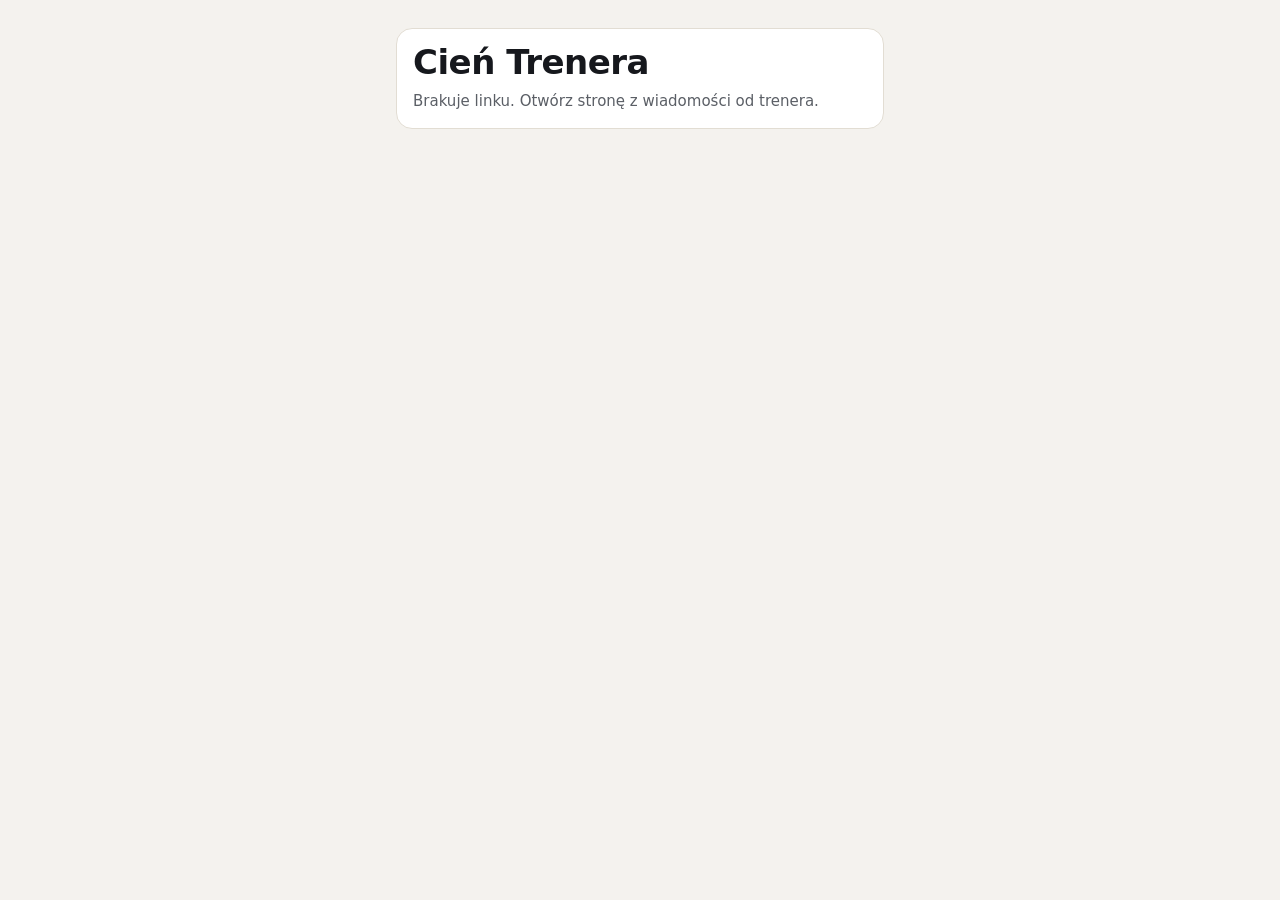
<file: index.html>
<!doctype html>
<html lang="pl">
<head>
<meta charset="utf-8">
<meta name="viewport" content="width=device-width, initial-scale=1, viewport-fit=cover">
<meta name="robots" content="noindex, nofollow">
<meta name="referrer" content="no-referrer">
<meta name="theme-color" content="#F4F2EE">
<title>Moje zajęcia · Cień Trenera</title>
<style>
  :root {
    --bg: #F4F2EE; --card: #FFFFFF; --ink: #16181D; --soft: #2A2D33; --muted: #5B5F66;
    --border: #E2DDD3; --accent: #C2410C; --accent-dark: #9A3412; --accent-soft: #FBE7DC;
    --blue: #1E4F91; --blue-soft: #E3ECF8; --neutral: #EDEAE4; --peach: #F9B48F;
  }
  * { box-sizing: border-box; }
  body { margin: 0; background: var(--bg); color: var(--ink); font: 16px/1.4 -apple-system, BlinkMacSystemFont, 'Segoe UI', Roboto, system-ui, sans-serif; }
  main { max-width: 520px; margin: 0 auto; padding: 28px 16px 48px; display: flex; flex-direction: column; gap: 16px; }
  h1 { margin: 0; font: 800 34px/1.05 -apple-system, BlinkMacSystemFont, 'Segoe UI', Roboto, system-ui, sans-serif; letter-spacing: -0.5px; }
  .muted { color: var(--muted); font-weight: 500; font-size: 15px; margin: 0; }
  .card { background: var(--card); border: 1px solid var(--border); border-radius: 16px; padding: 16px; display: flex; flex-direction: column; gap: 10px; }
  .row { display: flex; align-items: center; gap: 8px; flex-wrap: wrap; }
  .badge { display: inline-block; padding: 5px 10px; border-radius: 8px; font-weight: 700; font-size: 14px; background: var(--neutral); }
  .badge.pay { background: var(--accent); color: #fff; }
  .badge.ok { background: var(--blue-soft); color: var(--blue); }
  .plan { background: var(--ink); color: #fff; border-radius: 16px; padding: 16px; }
  .plan b { color: var(--peach); font-size: 13px; letter-spacing: .8px; display: block; margin-bottom: 6px; }
  .info { background: var(--card); border: 1px solid var(--border); border-radius: 12px; padding: 12px; font-size: 15px; color: var(--soft); }
  .cls { display: flex; gap: 14px; align-items: center; }
  .date { width: 56px; text-align: center; flex: none; }
  .date small { display: block; font-size: 12px; font-weight: 700; color: var(--muted); }
  .date strong { display: block; font: 800 26px/1 -apple-system, BlinkMacSystemFont, 'Segoe UI', Roboto, system-ui, sans-serif; }
  .title { font-weight: 700; font-size: 17px; }
  button { font: 700 16px -apple-system, BlinkMacSystemFont, 'Segoe UI', Roboto, system-ui, sans-serif; min-height: 44px; padding: 0 16px; border-radius: 12px; cursor: pointer; }
  .btn { background: var(--card); color: var(--ink); border: 1px solid #D5CFC4; }
  .btn.primary { background: var(--accent); color: #fff; border: 0; }
  .note { border-radius: 10px; padding: 10px 12px; font-size: 14px; font-weight: 600; }
  .note.cancelled { background: var(--blue-soft); color: var(--blue); display: flex; justify-content: space-between; align-items: center; gap: 8px; }
  .note.locked { background: var(--neutral); color: var(--soft); font-weight: 500; }
  .note.err { background: var(--accent-soft); color: var(--accent-dark); }
  .window { color: var(--blue); font-size: 14px; font-weight: 600; flex: 1; }
  .reasons { display: grid; grid-template-columns: 1fr 1fr; gap: 8px; }
  .reasons .ghost { grid-column: 1 / -1; border: 0; background: transparent; color: var(--muted); }
  footer { text-align: center; color: var(--muted); font-size: 13px; margin-top: 8px; }
</style>
</head>
<body>
<main id="app" aria-live="polite">
  <p class="muted">Ładowanie…</p>
</main>
<script>
  // Strona ucznia bez instalowania aplikacji. Bez zewnętrznych czcionek, ciasteczek i analityki.
  // Token jest w części adresu po "#", więc nie trafia do logów serwera strony.
  // Klucz poniżej to publiczny klucz "anon" — dostęp pilnują funkcje w bazie (004_links.sql), które widzą tylko dane z tokenu.
  const SUPABASE_URL = 'https://opnxkasrzuepgbimwndz.supabase.co';
  const ANON = 'eyJhbGciOiJIUzI1NiIsInR5cCI6IkpXVCJ9.eyJpc3MiOiJzdXBhYmFzZSIsInJlZiI6Im9wbnhrYXNyenVlcGdiaW13bmR6Iiwicm9sZSI6ImFub24iLCJpYXQiOjE3OTI0MzQ1NDIsImV4cCI6MjEwODAxMDU0Mn0.07KQDYvpmzZuPK4aMW9vRZovB0qPYNzJdW2eXExtSpo';
  const DAYS = ['ND', 'PN', 'WT', 'ŚR', 'CZ', 'PT', 'SO'];
  const REASONS = ['Choroba', 'Praca / szkoła', 'Wyjazd', 'Inny powód'];
  const app = document.getElementById('app');
  const token = (new URLSearchParams(location.hash.slice(1)).get('t') || '').toLowerCase();
  let openReasons = null;

  function el(tag, attrs, ...children) {
    const node = document.createElement(tag);
    for (const [k, v] of Object.entries(attrs || {})) {
      if (k === 'class') node.className = v;
      else if (k.startsWith('on')) node.addEventListener(k.slice(2), v);
      else node.setAttribute(k, v);
    }
    for (const c of children.flat()) if (c !== null && c !== undefined && c !== false) node.append(c);
    return node;
  }
  const pad = (n) => String(n).padStart(2, '0');
  const time = (d) => `${pad(d.getHours())}:${pad(d.getMinutes())}`;

  async function rpc(name, body) {
    const res = await fetch(`${SUPABASE_URL}/rest/v1/rpc/${name}`, {
      method: 'POST',
      headers: { apikey: ANON, Authorization: `Bearer ${ANON}`, 'Content-Type': 'application/json' },
      body: JSON.stringify(body),
    });
    const data = await res.json().catch(() => null);
    if (!res.ok) throw new Error((data && data.message) || 'Brak połączenia. Spróbuj za chwilę.');
    return data;
  }

  // Najbliższe zajęcia: z grafiku i z treningów założonych przez trenera, bez duplikatów (ta sama grupa ±3 h).
  function upcoming(s, days = 14) {
    const out = [];
    const now = Date.now();
    const add = (group, at, duration) => {
      if (at.getTime() < now - 2 * 3600e3 || at.getTime() > now + days * 864e5) return;
      if (out.some((v) => v.group.id === group.id && Math.abs(v.at - at) <= 3 * 3600e3)) return;
      out.push({ key: `${group.id}-${at.toISOString()}`, group, at, duration });
    };
    for (const t of s.upcoming) {
      const g = s.groups.find((x) => x.id === t.group_id);
      if (g) add(g, new Date(t.starts_at), t.duration_min);
    }
    const start = new Date();
    start.setHours(0, 0, 0, 0);
    for (let d = 0; d <= days; d++) {
      const day = new Date(start);
      day.setDate(day.getDate() + d);
      for (const g of s.groups) {
        for (const slot of g.schedule) {
          if (slot.weekday !== day.getDay()) continue;
          const [h, m] = String(slot.time).split(':').map(Number);
          const at = new Date(day);
          at.setHours(h || 0, m || 0, 0, 0);
          add(g, at, slot.duration_min);
        }
      }
    }
    return out.sort((a, b) => a.at - b.at);
  }

  function message(text, cls) {
    app.replaceChildren(el('div', { class: `card` }, el('h1', {}, 'Cień Trenera'), el('p', { class: `muted ${cls || ''}` }, text)));
  }

  async function act(fn) {
    try {
      await fn();
      openReasons = null;
      await load();
    } catch (e) {
      alert(e.message);
    }
  }

  function render(s) {
    const classes = upcoming(s);
    const h = s.cancel_hours;
    const nodes = [
      el('div', {}, el('p', { class: 'muted' }, s.coach_name ? `Trener: ${s.coach_name}` : 'Cień Trenera'), el('h1', {}, `Cześć, ${s.name.split(' ')[0]}`)),
      el('div', { class: 'row' },
        s.balance > 0 ? el('span', { class: 'badge pay' }, `Do zapłaty ${s.balance} zł`) : el('span', { class: 'badge ok' }, 'Opłacone'),
        s.pass_type === 'entries' ? el('span', { class: 'badge' }, `Karnet: ${s.entries_left} wejść`) : null,
        s.pass_type === 'monthly' && s.valid_until ? el('span', { class: 'badge' }, `Karnet do ${s.valid_until}`) : null,
      ),
      s.plan ? el('div', { class: 'plan' }, el('b', {}, 'PLAN NA NASTĘPNE ZAJĘCIA'), s.plan) : null,
      el('div', { class: 'info' }, `Zajęcia możesz odwołać najpóźniej ${h} h przed startem. Później trening przepada i może zostać policzony z karnetu.`),
    ];
    if (classes.length === 0) nodes.push(el('div', { class: 'card' }, el('p', { class: 'muted' }, 'Brak zaplanowanych zajęć w najbliższych 2 tygodniach.')));

    for (const c of classes) {
      const cancelled = s.cancellations.find((x) => x.group_id === c.group.id && Math.abs(new Date(x.class_at) - c.at) <= 3 * 3600e3);
      const hoursLeft = (c.at - Date.now()) / 3600e3;
      const windowLeft = hoursLeft - h;
      const windowText = windowLeft >= 48 ? `${Math.floor(windowLeft / 24)} dni` : `${Math.max(1, Math.floor(windowLeft))} h`;
      let action = null;
      if (cancelled) {
        action = el('div', { class: 'note cancelled' }, 'Odwołane · trener wie',
          c.at > new Date() ? el('button', { class: 'btn', onclick: () => act(() => rpc('link_undo', { p_token: token, p_id: cancelled.id })) }, 'Cofnij') : null);
      } else if (windowLeft > 0) {
        action = openReasons === c.key
          ? el('div', { class: 'reasons' }, REASONS.map((r) =>
              el('button', { class: 'btn', onclick: () => act(() => rpc('link_cancel', { p_token: token, p_group_id: c.group.id, p_class_at: c.at.toISOString(), p_reason: r })) }, r)),
              el('button', { class: 'btn ghost', onclick: () => { openReasons = null; render(s); } }, 'Nie, zostaję'))
          : el('div', { class: 'row' }, el('span', { class: 'window' }, `Możesz odwołać jeszcze przez ${windowText}`),
              el('button', { class: 'btn', onclick: () => { openReasons = c.key; render(s); } }, 'Odwołaj'));
      } else if (hoursLeft > 0) {
        action = el('div', { class: 'note locked' }, `Za późno na odwołanie (mniej niż ${h} h). Napisz do trenera, jeśli to coś ważnego.`);
      }
      nodes.push(el('div', { class: 'card' },
        el('div', { class: 'cls' },
          el('div', { class: 'date' }, el('small', {}, DAYS[c.at.getDay()]), el('strong', {}, pad(c.at.getDate()))),
          el('div', {}, el('div', { class: 'title' }, `${c.group.discipline} · ${c.group.name}`), el('p', { class: 'muted' }, `${time(c.at)} · ${c.duration} min`))),
        action));
    }
    nodes.push(el('footer', {}, 'Ten link jest tylko dla Ciebie. Nie przekazuj go dalej.'));
    app.replaceChildren(...nodes.filter(Boolean));
  }

  async function load() {
    if (!/^[a-f0-9]{64}$/.test(token)) return message('Brakuje linku. Otwórz stronę z wiadomości od trenera.');
    try {
      const s = await rpc('link_overview', { p_token: token });
      if (!s) return message('Ten link jest nieaktualny. Poproś trenera o nowy.');
      render(s);
    } catch (e) {
      message(e.message, 'err');
    }
  }

  load();
  window.addEventListener('hashchange', () => location.reload());
</script>
</body>
</html>
</file>
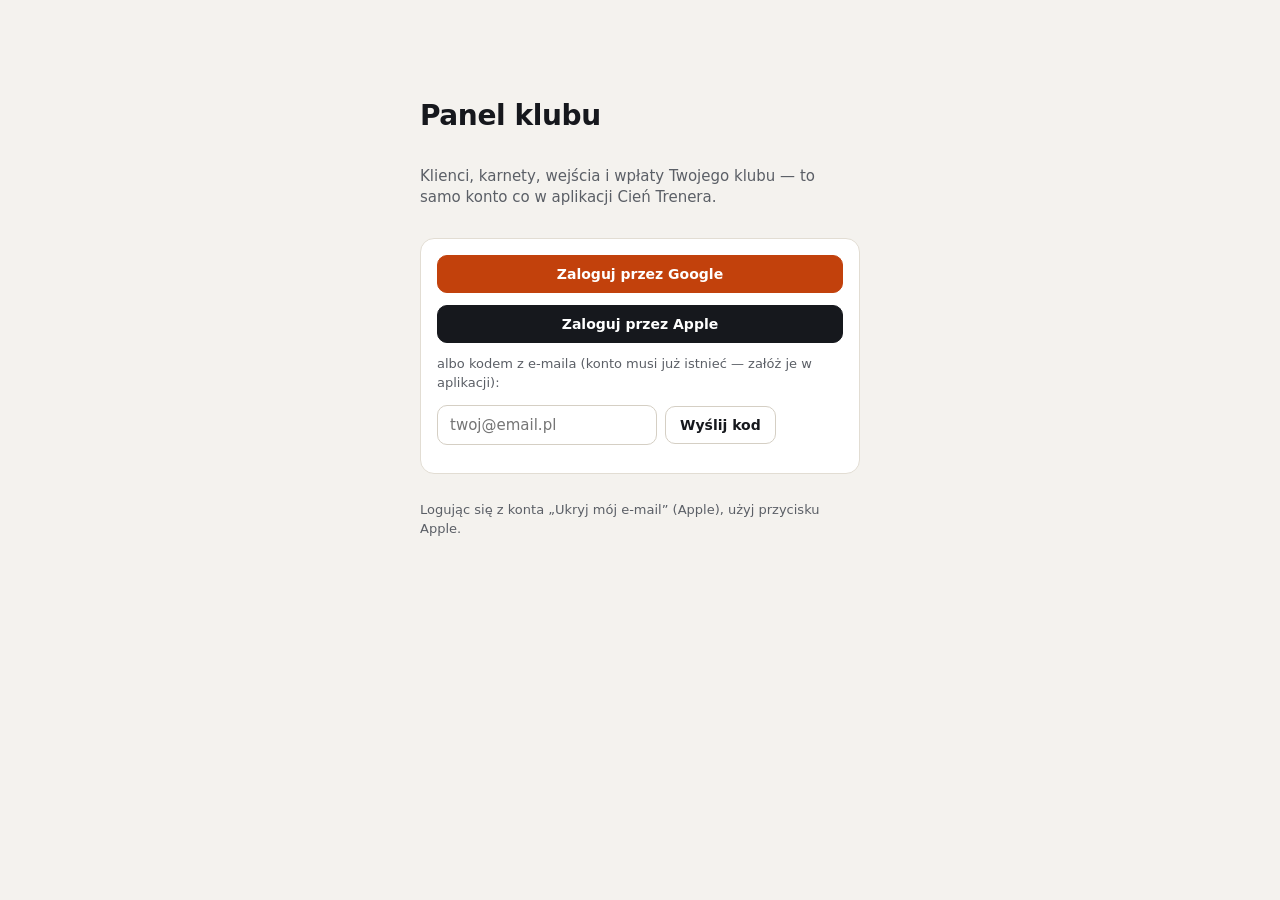
<file: klub/index.html>
<!doctype html>
<html lang="pl">
<head>
<meta charset="utf-8">
<meta name="viewport" content="width=device-width, initial-scale=1">
<meta name="robots" content="noindex, nofollow">
<meta name="referrer" content="no-referrer">
<meta http-equiv="Content-Security-Policy" content="default-src 'self'; script-src 'self'; style-src 'self' 'unsafe-inline'; connect-src https://opnxkasrzuepgbimwndz.supabase.co; img-src 'self' data:; base-uri 'none'; form-action 'self'">
<title>Panel klubu · Cień Trenera</title>
<link rel="stylesheet" href="panel.css">
</head>
<body>
<header id="header" hidden>
  <div class="bar">
    <div class="brand">Cień Trenera<small>PANEL KLUBU</small></div>
    <select id="space" aria-label="Klub"></select>
    <nav id="nav" aria-label="Sekcje">
      <a href="#pulpit" data-tab="pulpit">Pulpit</a>
      <a href="#recepcja" data-tab="recepcja">Recepcja</a>
      <a href="#klienci" data-tab="klienci">Klienci</a>
      <a href="#wplaty" data-tab="wplaty">Wpłaty</a>
      <a href="#wiadomosci" data-tab="wiadomosci">Wiadomości</a>
      <a href="#grupy" data-tab="grupy">Grupy</a>
      <a href="#trenerzy" data-tab="trenerzy" data-admin>Trenerzy</a>
      <a href="#raport" data-tab="raport">Raport</a>
    </nav>
    <div class="who"><span id="who"></span><button id="logout" type="button">Wyloguj</button></div>
  </div>
</header>
<main id="app"><p class="muted">Ładowanie…</p></main>
<section id="poster" aria-hidden="true"></section>
<dialog id="dlg"><div class="dlg" id="dlgBody"></div></dialog>
<script src="supabase.js"></script>
<script src="qrcode.js"></script>
<script src="panel.js"></script>
</body>
</html>
</file>
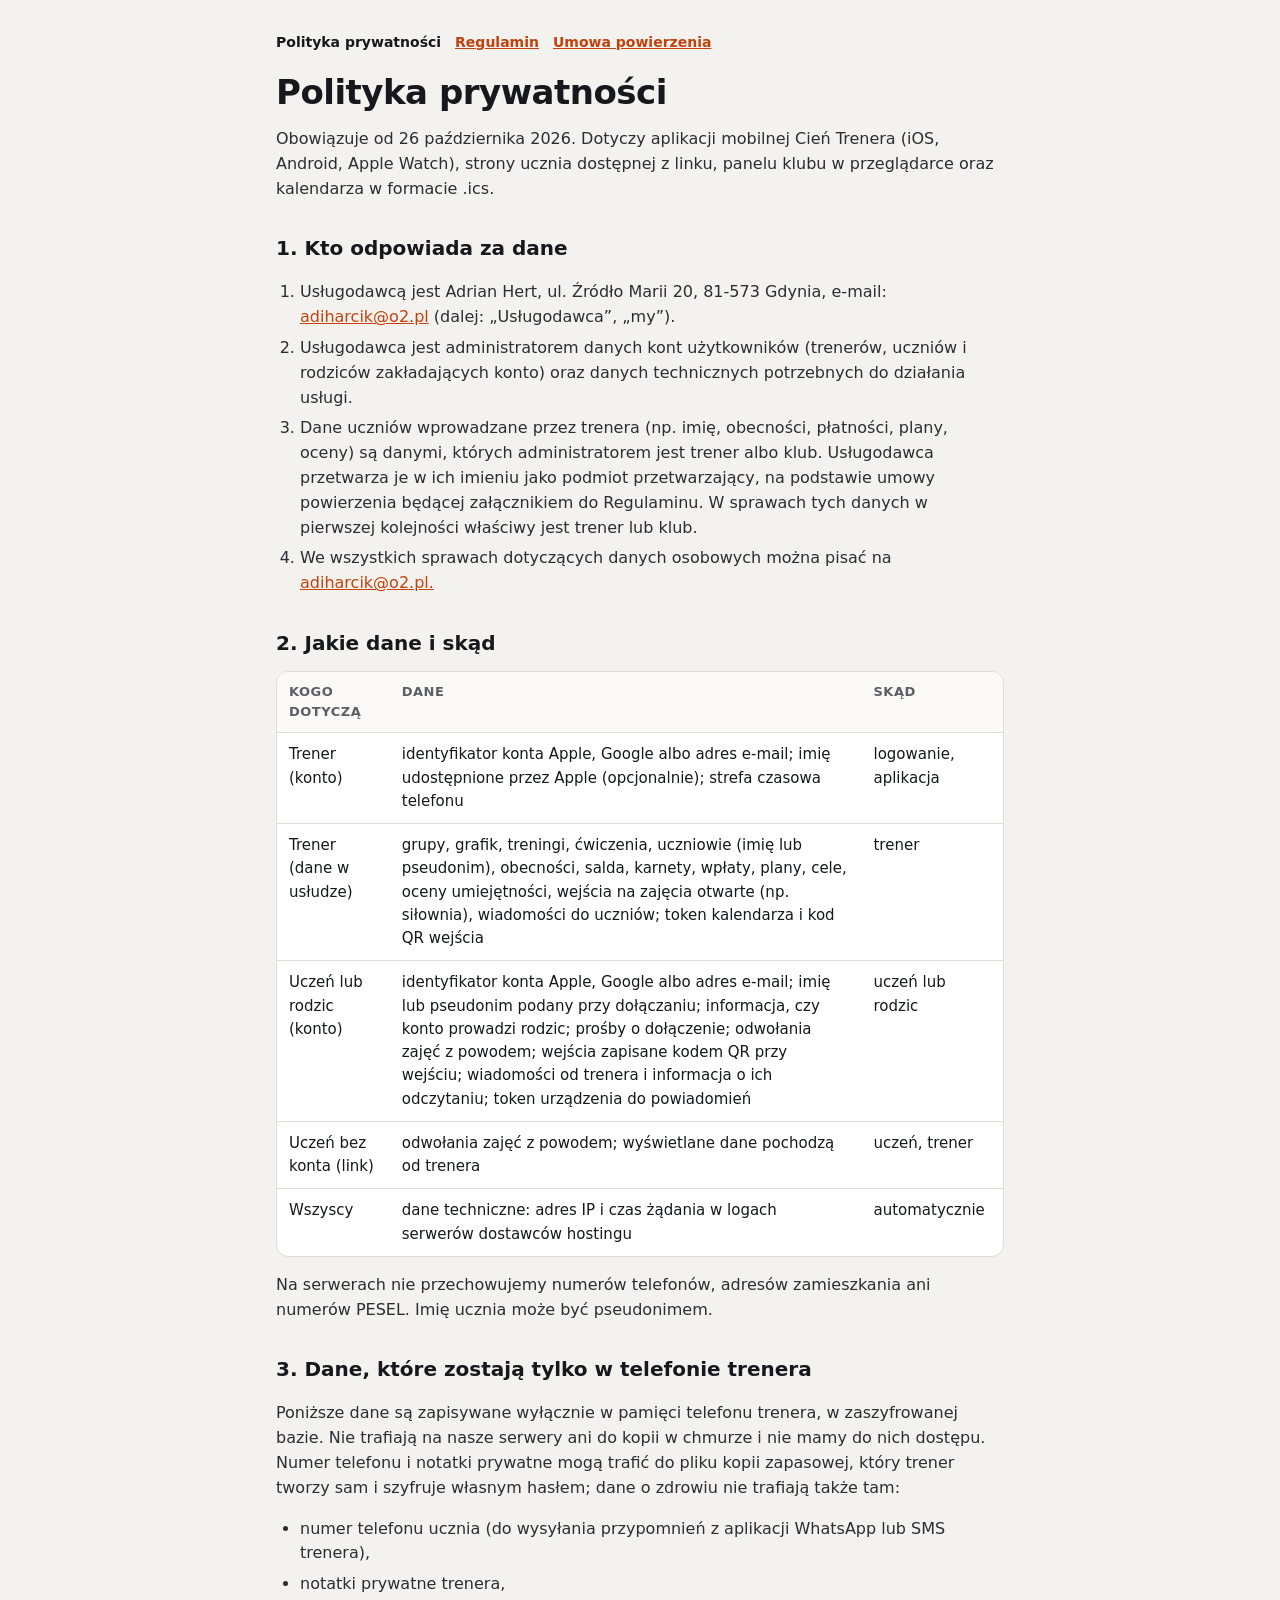
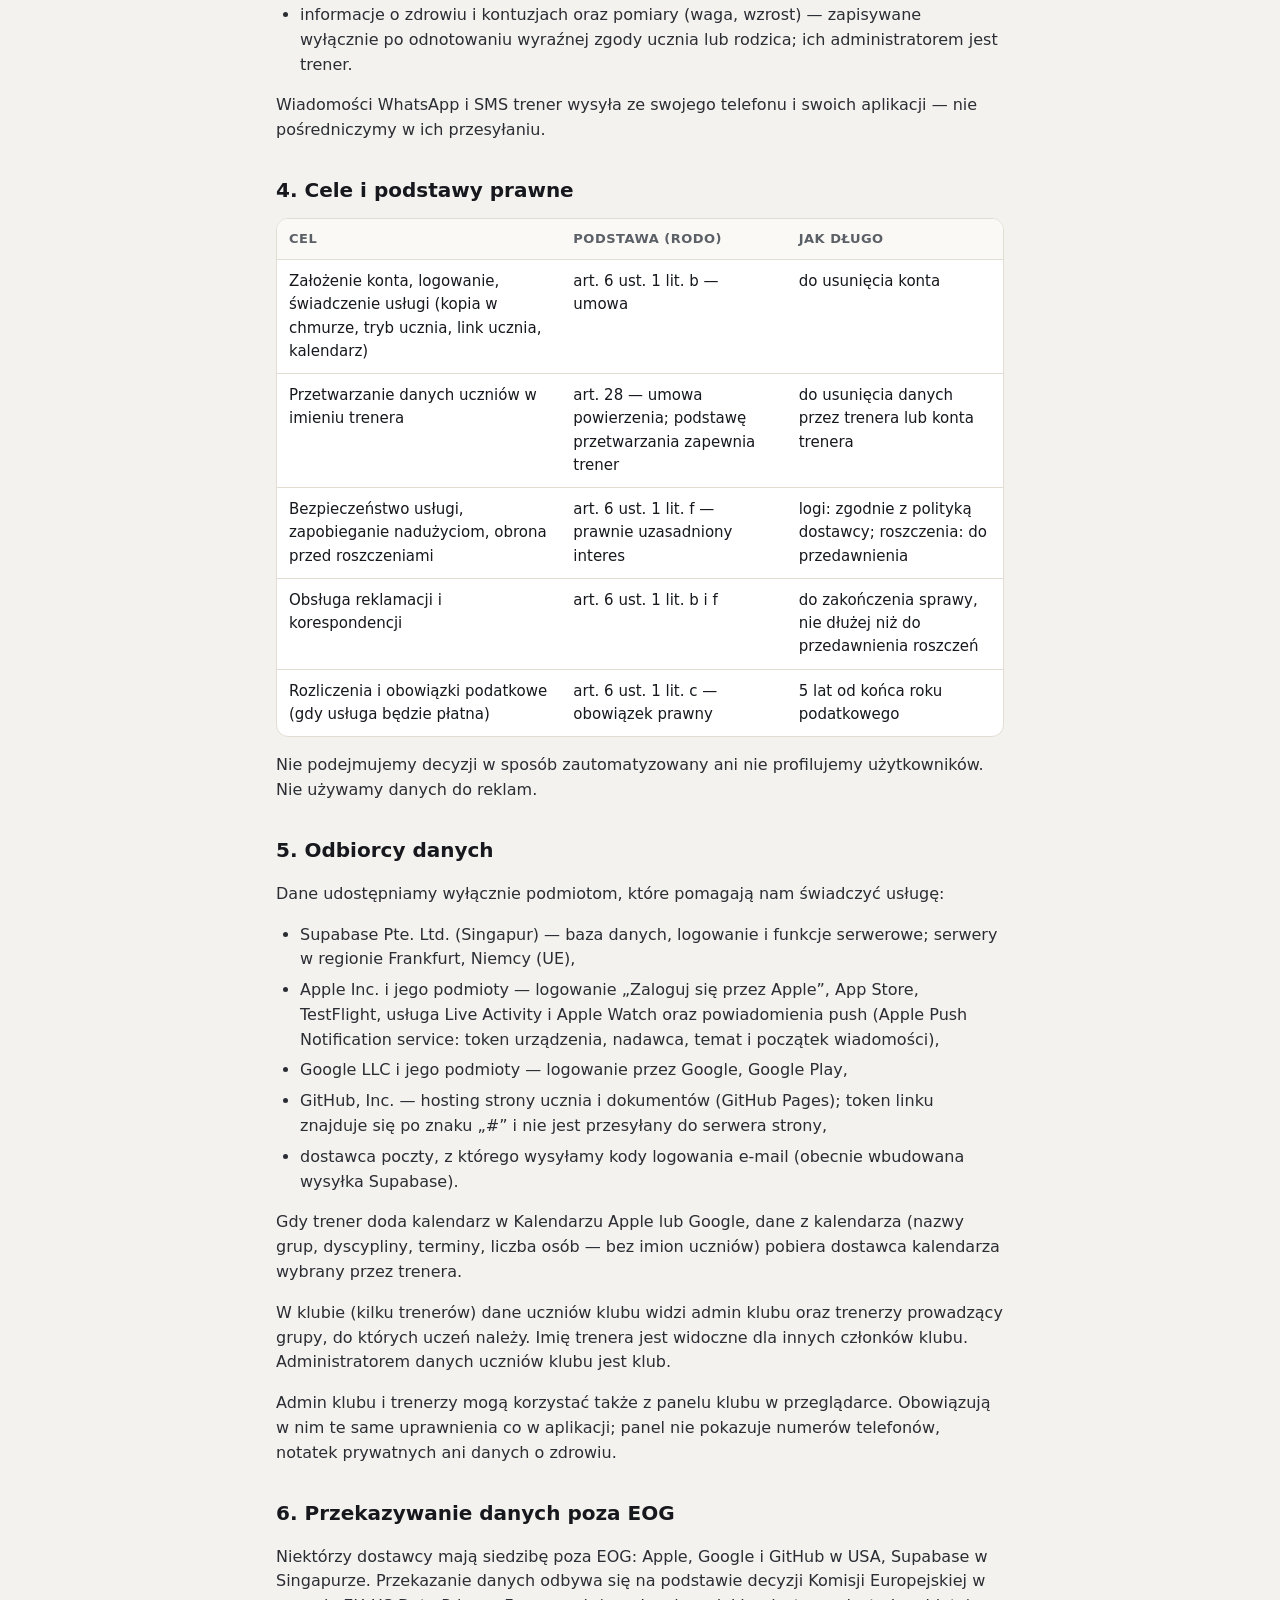
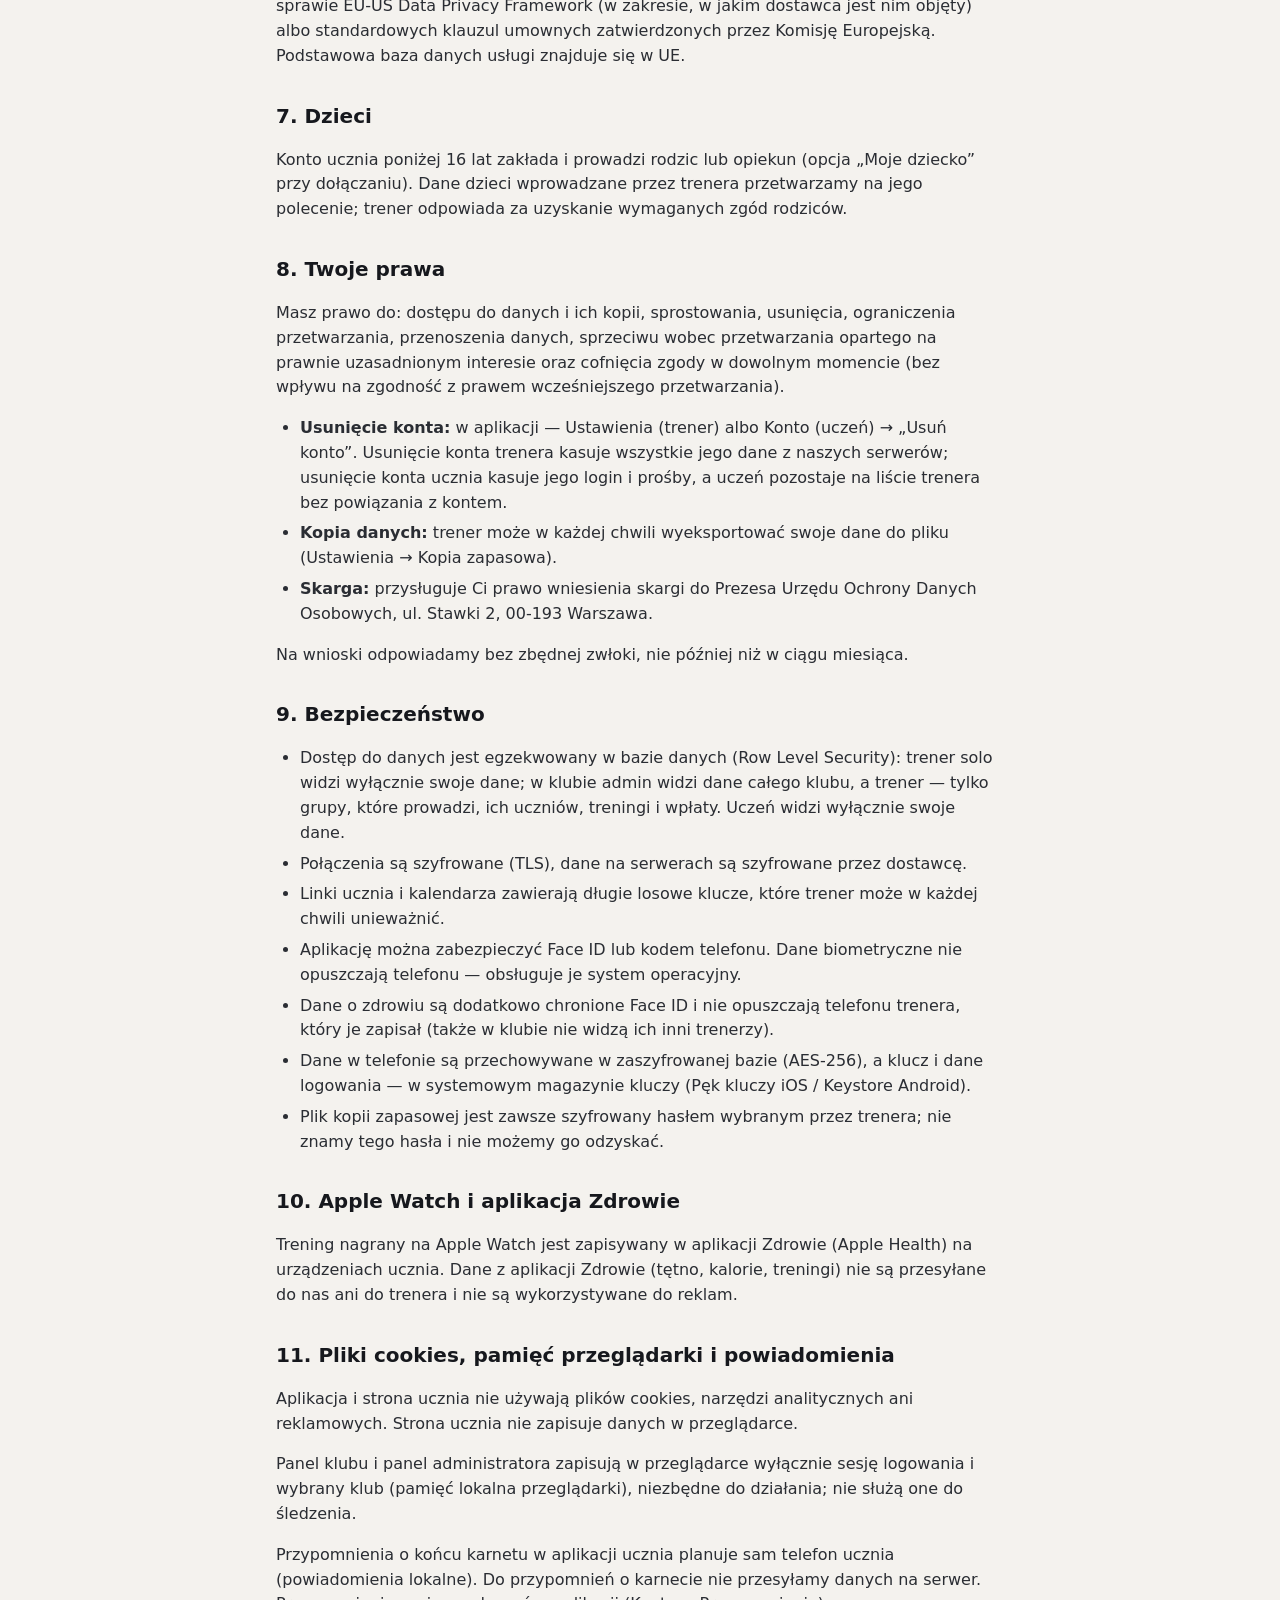
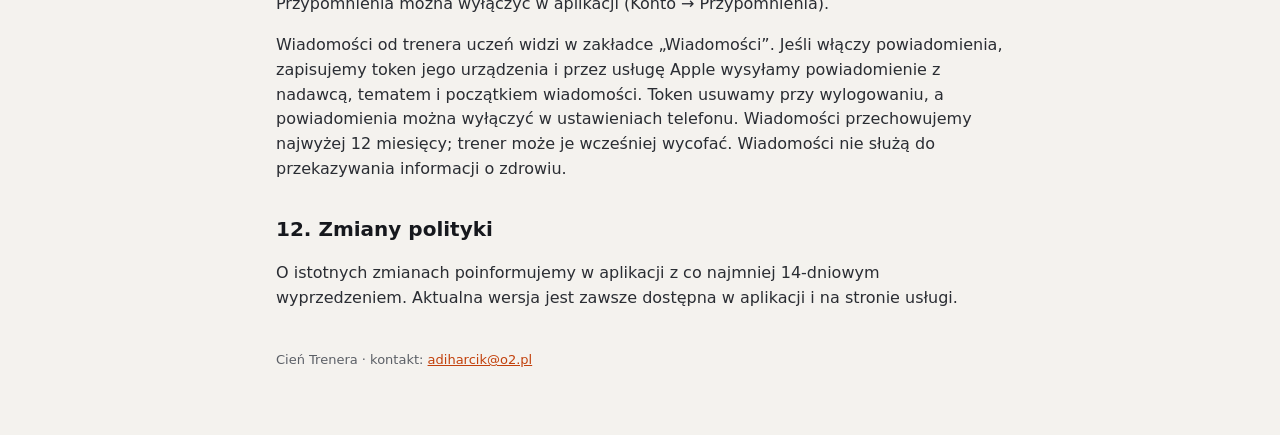
<file: polityka-prywatnosci.html>
<!doctype html>
<html lang="pl">
<head>
<meta charset="utf-8">
<meta name="viewport" content="width=device-width, initial-scale=1, viewport-fit=cover">
<meta name="referrer" content="no-referrer">
<meta name="theme-color" content="#F4F2EE">
<title>Polityka prywatności · Cień Trenera</title>
<style>
  :root { --bg: #F4F2EE; --card: #FFFFFF; --ink: #16181D; --soft: #2A2D33; --muted: #5B5F66; --border: #E2DDD3; --accent: #C2410C; }
  * { box-sizing: border-box; }
  body { margin: 0; background: var(--bg); color: var(--ink); font: 16px/1.55 -apple-system, BlinkMacSystemFont, 'Segoe UI', Roboto, system-ui, sans-serif; }
  main { max-width: 760px; margin: 0 auto; padding: 32px 16px 64px; }
  nav { display: flex; gap: 14px; flex-wrap: wrap; font-size: 14px; font-weight: 600; margin-bottom: 20px; }
  nav a, a { color: var(--accent); }
  nav a[aria-current] { color: var(--ink); text-decoration: none; }
  h1 { font-size: 34px; line-height: 1.1; letter-spacing: -0.5px; margin: 0 0 12px; }
  h2 { font-size: 20px; margin: 32px 0 8px; }
  p, li { color: var(--soft); }
  li { margin: 6px 0; }
  ol, ul { padding-left: 24px; }
  .table { overflow-x: auto; background: var(--card); border: 1px solid var(--border); border-radius: 12px; margin: 12px 0; }
  table { border-collapse: collapse; width: 100%; font-size: 15px; }
  th, td { text-align: left; vertical-align: top; padding: 10px 12px; border-bottom: 1px solid var(--border); }
  th { font-size: 13px; text-transform: uppercase; letter-spacing: .5px; color: var(--muted); background: #FAF9F6; }
  tr:last-child td { border-bottom: 0; }
  footer { margin-top: 40px; font-size: 13px; color: var(--muted); }
  @media (max-width: 560px) {
    h1 { font-size: 28px; }
    table, thead, tbody, tr, td { display: block; }
    thead { display: none; }
    tr { border-bottom: 1px solid var(--border); padding: 6px 0; }
    td { border: 0; padding: 4px 12px; }
    td::before { content: attr(data-label); display: block; font-size: 12px; font-weight: 700; text-transform: uppercase; letter-spacing: .5px; color: var(--muted); }
  }
  @media print { body { background: #fff; } nav { display: none; } .table { border: 0; } }
</style>
</head>
<body>
<main>
<nav>
  <a href="polityka-prywatnosci.html" aria-current="page">Polityka prywatności</a>
  <a href="regulamin.html">Regulamin</a>
  <a href="umowa-powierzenia.html">Umowa powierzenia</a>
</nav>
<h1>Polityka prywatności</h1>
<p>Obowiązuje od 26 października 2026. Dotyczy aplikacji mobilnej Cień Trenera (iOS, Android, Apple Watch), strony ucznia dostępnej z linku, panelu klubu w przeglądarce oraz kalendarza w formacie .ics.</p>
<h2 id="s2">1. Kto odpowiada za dane</h2>
<ol><li>Usługodawcą jest Adrian Hert, ul. Źródło Marii 20, 81-573 Gdynia, e-mail: <a href="mailto:adiharcik@o2.pl">adiharcik@o2.pl</a> (dalej: „Usługodawca”, „my”).</li><li>Usługodawca jest administratorem danych kont użytkowników (trenerów, uczniów i rodziców zakładających konto) oraz danych technicznych potrzebnych do działania usługi.</li><li>Dane uczniów wprowadzane przez trenera (np. imię, obecności, płatności, plany, oceny) są danymi, których administratorem jest trener albo klub. Usługodawca przetwarza je w ich imieniu jako podmiot przetwarzający, na podstawie umowy powierzenia będącej załącznikiem do Regulaminu. W sprawach tych danych w pierwszej kolejności właściwy jest trener lub klub.</li><li>We wszystkich sprawach dotyczących danych osobowych można pisać na <a href="mailto:adiharcik@o2.pl.">adiharcik@o2.pl.</a></li></ol>
<h2 id="s4">2. Jakie dane i skąd</h2>
<div class="table"><table><thead><tr><th>Kogo dotyczą</th><th>Dane</th><th>Skąd</th></tr></thead><tbody><tr><td data-label="Kogo dotyczą">Trener (konto)</td><td data-label="Dane">identyfikator konta Apple, Google albo adres e-mail; imię udostępnione przez Apple (opcjonalnie); strefa czasowa telefonu</td><td data-label="Skąd">logowanie, aplikacja</td></tr><tr><td data-label="Kogo dotyczą">Trener (dane w usłudze)</td><td data-label="Dane">grupy, grafik, treningi, ćwiczenia, uczniowie (imię lub pseudonim), obecności, salda, karnety, wpłaty, plany, cele, oceny umiejętności, wejścia na zajęcia otwarte (np. siłownia), wiadomości do uczniów; token kalendarza i kod QR wejścia</td><td data-label="Skąd">trener</td></tr><tr><td data-label="Kogo dotyczą">Uczeń lub rodzic (konto)</td><td data-label="Dane">identyfikator konta Apple, Google albo adres e-mail; imię lub pseudonim podany przy dołączaniu; informacja, czy konto prowadzi rodzic; prośby o dołączenie; odwołania zajęć z powodem; wejścia zapisane kodem QR przy wejściu; wiadomości od trenera i informacja o ich odczytaniu; token urządzenia do powiadomień</td><td data-label="Skąd">uczeń lub rodzic</td></tr><tr><td data-label="Kogo dotyczą">Uczeń bez konta (link)</td><td data-label="Dane">odwołania zajęć z powodem; wyświetlane dane pochodzą od trenera</td><td data-label="Skąd">uczeń, trener</td></tr><tr><td data-label="Kogo dotyczą">Wszyscy</td><td data-label="Dane">dane techniczne: adres IP i czas żądania w logach serwerów dostawców hostingu</td><td data-label="Skąd">automatycznie</td></tr></tbody></table></div>
<p>Na serwerach nie przechowujemy numerów telefonów, adresów zamieszkania ani numerów PESEL. Imię ucznia może być pseudonimem.</p>
<h2 id="s7">3. Dane, które zostają tylko w telefonie trenera</h2>
<p>Poniższe dane są zapisywane wyłącznie w pamięci telefonu trenera, w zaszyfrowanej bazie. Nie trafiają na nasze serwery ani do kopii w chmurze i nie mamy do nich dostępu. Numer telefonu i notatki prywatne mogą trafić do pliku kopii zapasowej, który trener tworzy sam i szyfruje własnym hasłem; dane o zdrowiu nie trafiają także tam:</p>
<ul><li>numer telefonu ucznia (do wysyłania przypomnień z aplikacji WhatsApp lub SMS trenera),</li><li>notatki prywatne trenera,</li><li>informacje o zdrowiu i kontuzjach oraz pomiary (waga, wzrost) — zapisywane wyłącznie po odnotowaniu wyraźnej zgody ucznia lub rodzica; ich administratorem jest trener.</li></ul>
<p>Wiadomości WhatsApp i SMS trener wysyła ze swojego telefonu i swoich aplikacji — nie pośredniczymy w ich przesyłaniu.</p>
<h2 id="s11">4. Cele i podstawy prawne</h2>
<div class="table"><table><thead><tr><th>Cel</th><th>Podstawa (RODO)</th><th>Jak długo</th></tr></thead><tbody><tr><td data-label="Cel">Założenie konta, logowanie, świadczenie usługi (kopia w chmurze, tryb ucznia, link ucznia, kalendarz)</td><td data-label="Podstawa (RODO)">art. 6 ust. 1 lit. b — umowa</td><td data-label="Jak długo">do usunięcia konta</td></tr><tr><td data-label="Cel">Przetwarzanie danych uczniów w imieniu trenera</td><td data-label="Podstawa (RODO)">art. 28 — umowa powierzenia; podstawę przetwarzania zapewnia trener</td><td data-label="Jak długo">do usunięcia danych przez trenera lub konta trenera</td></tr><tr><td data-label="Cel">Bezpieczeństwo usługi, zapobieganie nadużyciom, obrona przed roszczeniami</td><td data-label="Podstawa (RODO)">art. 6 ust. 1 lit. f — prawnie uzasadniony interes</td><td data-label="Jak długo">logi: zgodnie z polityką dostawcy; roszczenia: do przedawnienia</td></tr><tr><td data-label="Cel">Obsługa reklamacji i korespondencji</td><td data-label="Podstawa (RODO)">art. 6 ust. 1 lit. b i f</td><td data-label="Jak długo">do zakończenia sprawy, nie dłużej niż do przedawnienia roszczeń</td></tr><tr><td data-label="Cel">Rozliczenia i obowiązki podatkowe (gdy usługa będzie płatna)</td><td data-label="Podstawa (RODO)">art. 6 ust. 1 lit. c — obowiązek prawny</td><td data-label="Jak długo">5 lat od końca roku podatkowego</td></tr></tbody></table></div>
<p>Nie podejmujemy decyzji w sposób zautomatyzowany ani nie profilujemy użytkowników. Nie używamy danych do reklam.</p>
<h2 id="s14">5. Odbiorcy danych</h2>
<p>Dane udostępniamy wyłącznie podmiotom, które pomagają nam świadczyć usługę:</p>
<ul><li>Supabase Pte. Ltd. (Singapur) — baza danych, logowanie i funkcje serwerowe; serwery w regionie Frankfurt, Niemcy (UE),</li><li>Apple Inc. i jego podmioty — logowanie „Zaloguj się przez Apple”, App Store, TestFlight, usługa Live Activity i Apple Watch oraz powiadomienia push (Apple Push Notification service: token urządzenia, nadawca, temat i początek wiadomości),</li><li>Google LLC i jego podmioty — logowanie przez Google, Google Play,</li><li>GitHub, Inc. — hosting strony ucznia i dokumentów (GitHub Pages); token linku znajduje się po znaku „#” i nie jest przesyłany do serwera strony,</li><li>dostawca poczty, z którego wysyłamy kody logowania e-mail (obecnie wbudowana wysyłka Supabase).</li></ul>
<p>Gdy trener doda kalendarz w Kalendarzu Apple lub Google, dane z kalendarza (nazwy grup, dyscypliny, terminy, liczba osób — bez imion uczniów) pobiera dostawca kalendarza wybrany przez trenera.</p>
<p>W klubie (kilku trenerów) dane uczniów klubu widzi admin klubu oraz trenerzy prowadzący grupy, do których uczeń należy. Imię trenera jest widoczne dla innych członków klubu. Administratorem danych uczniów klubu jest klub.</p>
<p>Admin klubu i trenerzy mogą korzystać także z panelu klubu w przeglądarce. Obowiązują w nim te same uprawnienia co w aplikacji; panel nie pokazuje numerów telefonów, notatek prywatnych ani danych o zdrowiu.</p>
<h2 id="s20">6. Przekazywanie danych poza EOG</h2>
<p>Niektórzy dostawcy mają siedzibę poza EOG: Apple, Google i GitHub w USA, Supabase w Singapurze. Przekazanie danych odbywa się na podstawie decyzji Komisji Europejskiej w sprawie EU-US Data Privacy Framework (w zakresie, w jakim dostawca jest nim objęty) albo standardowych klauzul umownych zatwierdzonych przez Komisję Europejską. Podstawowa baza danych usługi znajduje się w UE.</p>
<h2 id="s22">7. Dzieci</h2>
<p>Konto ucznia poniżej 16 lat zakłada i prowadzi rodzic lub opiekun (opcja „Moje dziecko” przy dołączaniu). Dane dzieci wprowadzane przez trenera przetwarzamy na jego polecenie; trener odpowiada za uzyskanie wymaganych zgód rodziców.</p>
<h2 id="s24">8. Twoje prawa</h2>
<p>Masz prawo do: dostępu do danych i ich kopii, sprostowania, usunięcia, ograniczenia przetwarzania, przenoszenia danych, sprzeciwu wobec przetwarzania opartego na prawnie uzasadnionym interesie oraz cofnięcia zgody w dowolnym momencie (bez wpływu na zgodność z prawem wcześniejszego przetwarzania).</p>
<ul><li><strong>Usunięcie konta:</strong> w aplikacji — Ustawienia (trener) albo Konto (uczeń) → „Usuń konto”. Usunięcie konta trenera kasuje wszystkie jego dane z naszych serwerów; usunięcie konta ucznia kasuje jego login i prośby, a uczeń pozostaje na liście trenera bez powiązania z kontem.</li><li><strong>Kopia danych:</strong> trener może w każdej chwili wyeksportować swoje dane do pliku (Ustawienia → Kopia zapasowa).</li><li><strong>Skarga:</strong> przysługuje Ci prawo wniesienia skargi do Prezesa Urzędu Ochrony Danych Osobowych, ul. Stawki 2, 00-193 Warszawa.</li></ul>
<p>Na wnioski odpowiadamy bez zbędnej zwłoki, nie później niż w ciągu miesiąca.</p>
<h2 id="s28">9. Bezpieczeństwo</h2>
<ul><li>Dostęp do danych jest egzekwowany w bazie danych (Row Level Security): trener solo widzi wyłącznie swoje dane; w klubie admin widzi dane całego klubu, a trener — tylko grupy, które prowadzi, ich uczniów, treningi i wpłaty. Uczeń widzi wyłącznie swoje dane.</li><li>Połączenia są szyfrowane (TLS), dane na serwerach są szyfrowane przez dostawcę.</li><li>Linki ucznia i kalendarza zawierają długie losowe klucze, które trener może w każdej chwili unieważnić.</li><li>Aplikację można zabezpieczyć Face ID lub kodem telefonu. Dane biometryczne nie opuszczają telefonu — obsługuje je system operacyjny.</li><li>Dane o zdrowiu są dodatkowo chronione Face ID i nie opuszczają telefonu trenera, który je zapisał (także w klubie nie widzą ich inni trenerzy).</li><li>Dane w telefonie są przechowywane w zaszyfrowanej bazie (AES-256), a klucz i dane logowania — w systemowym magazynie kluczy (Pęk kluczy iOS / Keystore Android).</li><li>Plik kopii zapasowej jest zawsze szyfrowany hasłem wybranym przez trenera; nie znamy tego hasła i nie możemy go odzyskać.</li></ul>
<h2 id="s30">10. Apple Watch i aplikacja Zdrowie</h2>
<p>Trening nagrany na Apple Watch jest zapisywany w aplikacji Zdrowie (Apple Health) na urządzeniach ucznia. Dane z aplikacji Zdrowie (tętno, kalorie, treningi) nie są przesyłane do nas ani do trenera i nie są wykorzystywane do reklam.</p>
<h2 id="s32">11. Pliki cookies, pamięć przeglądarki i powiadomienia</h2>
<p>Aplikacja i strona ucznia nie używają plików cookies, narzędzi analitycznych ani reklamowych. Strona ucznia nie zapisuje danych w przeglądarce.</p>
<p>Panel klubu i panel administratora zapisują w przeglądarce wyłącznie sesję logowania i wybrany klub (pamięć lokalna przeglądarki), niezbędne do działania; nie służą one do śledzenia.</p>
<p>Przypomnienia o końcu karnetu w aplikacji ucznia planuje sam telefon ucznia (powiadomienia lokalne). Do przypomnień o karnecie nie przesyłamy danych na serwer. Przypomnienia można wyłączyć w aplikacji (Konto → Przypomnienia).</p>
<p>Wiadomości od trenera uczeń widzi w zakładce „Wiadomości”. Jeśli włączy powiadomienia, zapisujemy token jego urządzenia i przez usługę Apple wysyłamy powiadomienie z nadawcą, tematem i początkiem wiadomości. Token usuwamy przy wylogowaniu, a powiadomienia można wyłączyć w ustawieniach telefonu. Wiadomości przechowujemy najwyżej 12 miesięcy; trener może je wcześniej wycofać. Wiadomości nie służą do przekazywania informacji o zdrowiu.</p>
<h2 id="s37">12. Zmiany polityki</h2>
<p>O istotnych zmianach poinformujemy w aplikacji z co najmniej 14-dniowym wyprzedzeniem. Aktualna wersja jest zawsze dostępna w aplikacji i na stronie usługi.</p>
<footer>Cień Trenera · kontakt: <a href="mailto:adiharcik@o2.pl">adiharcik@o2.pl</a></footer>
</main>
</body>
</html>
</file>
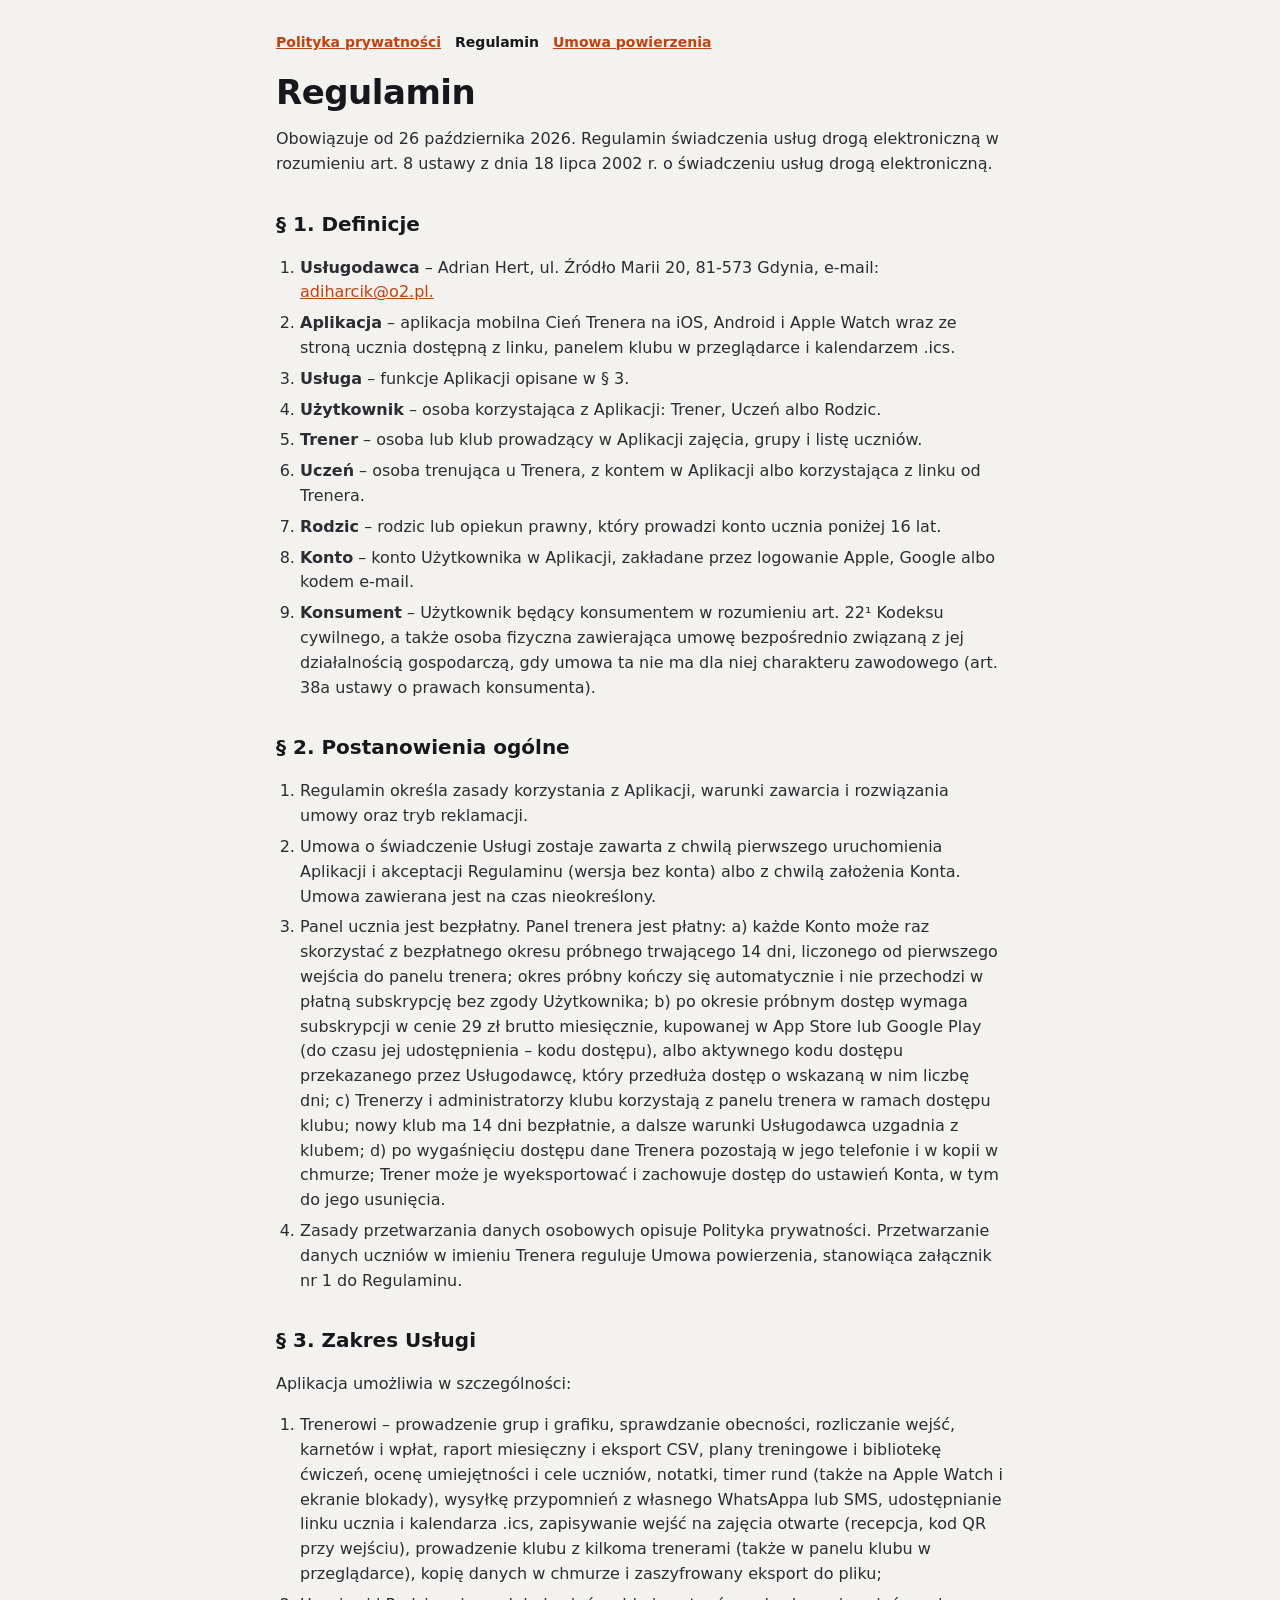
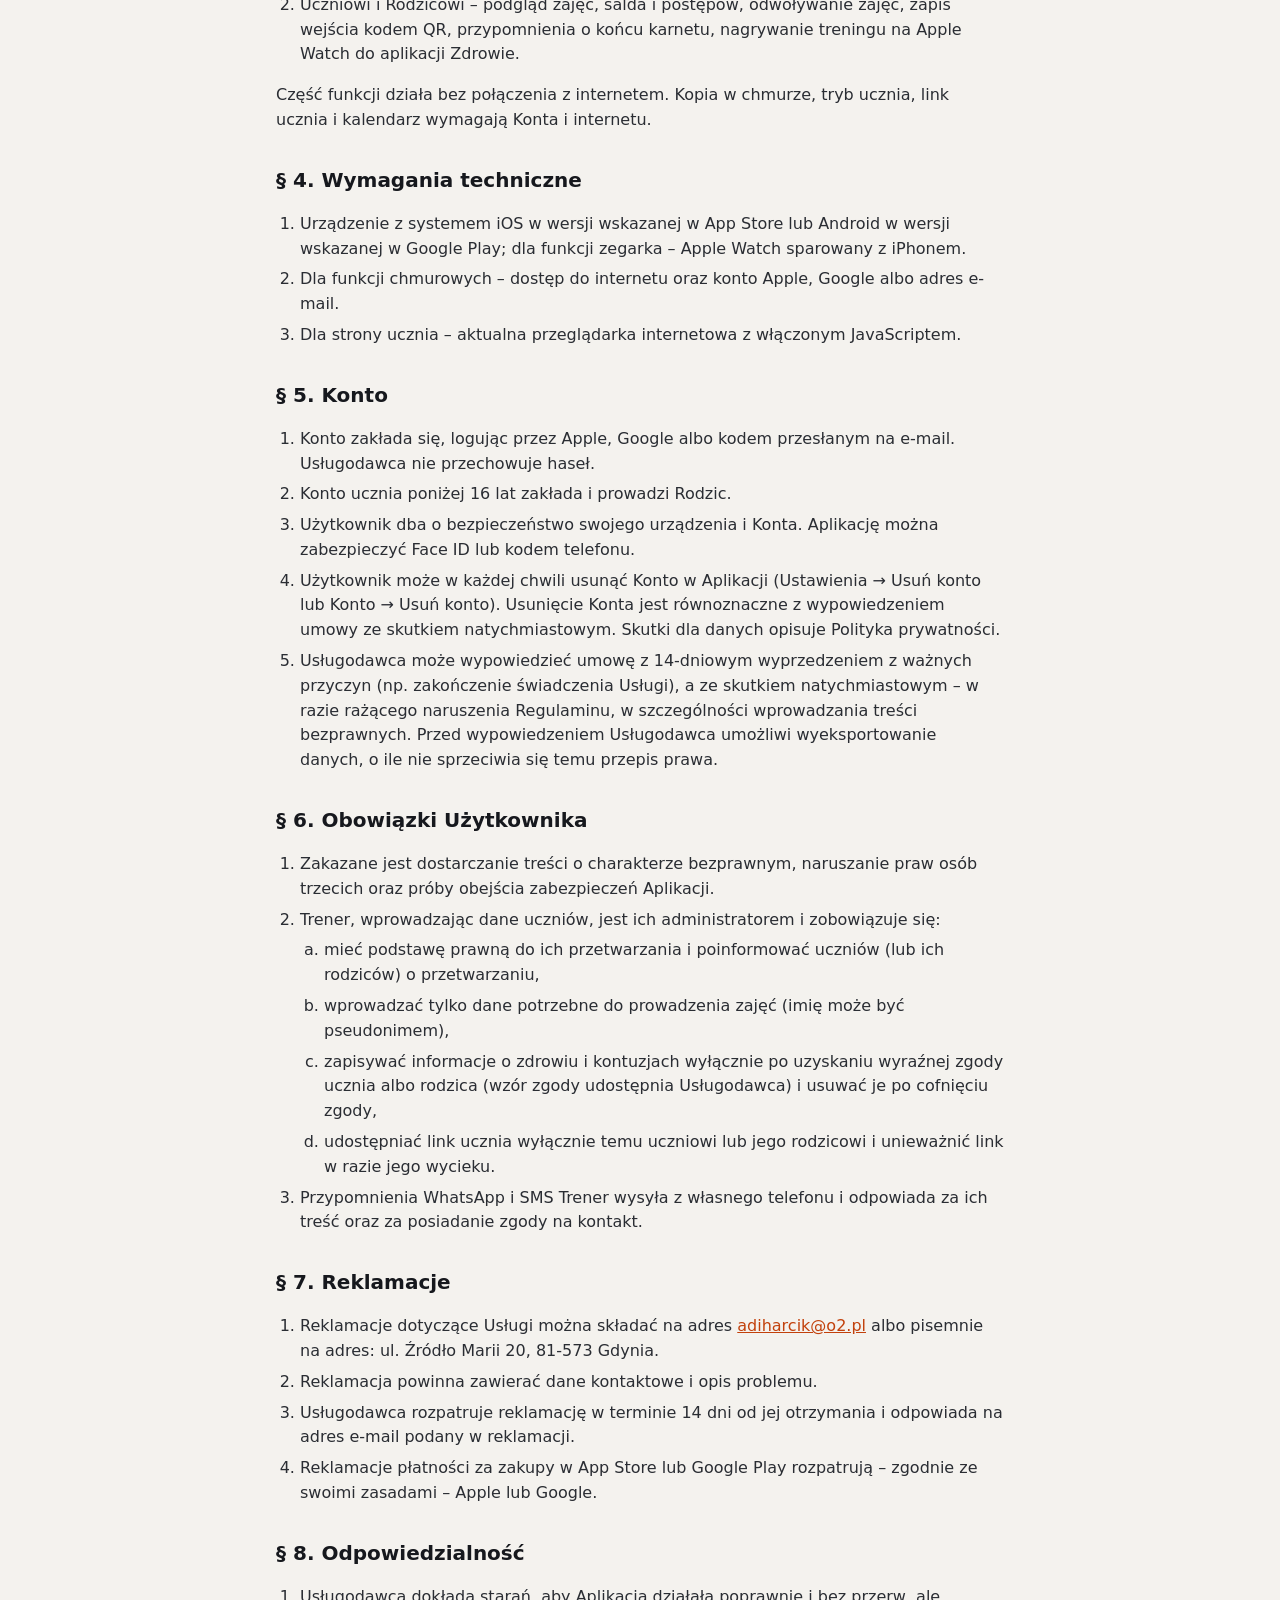
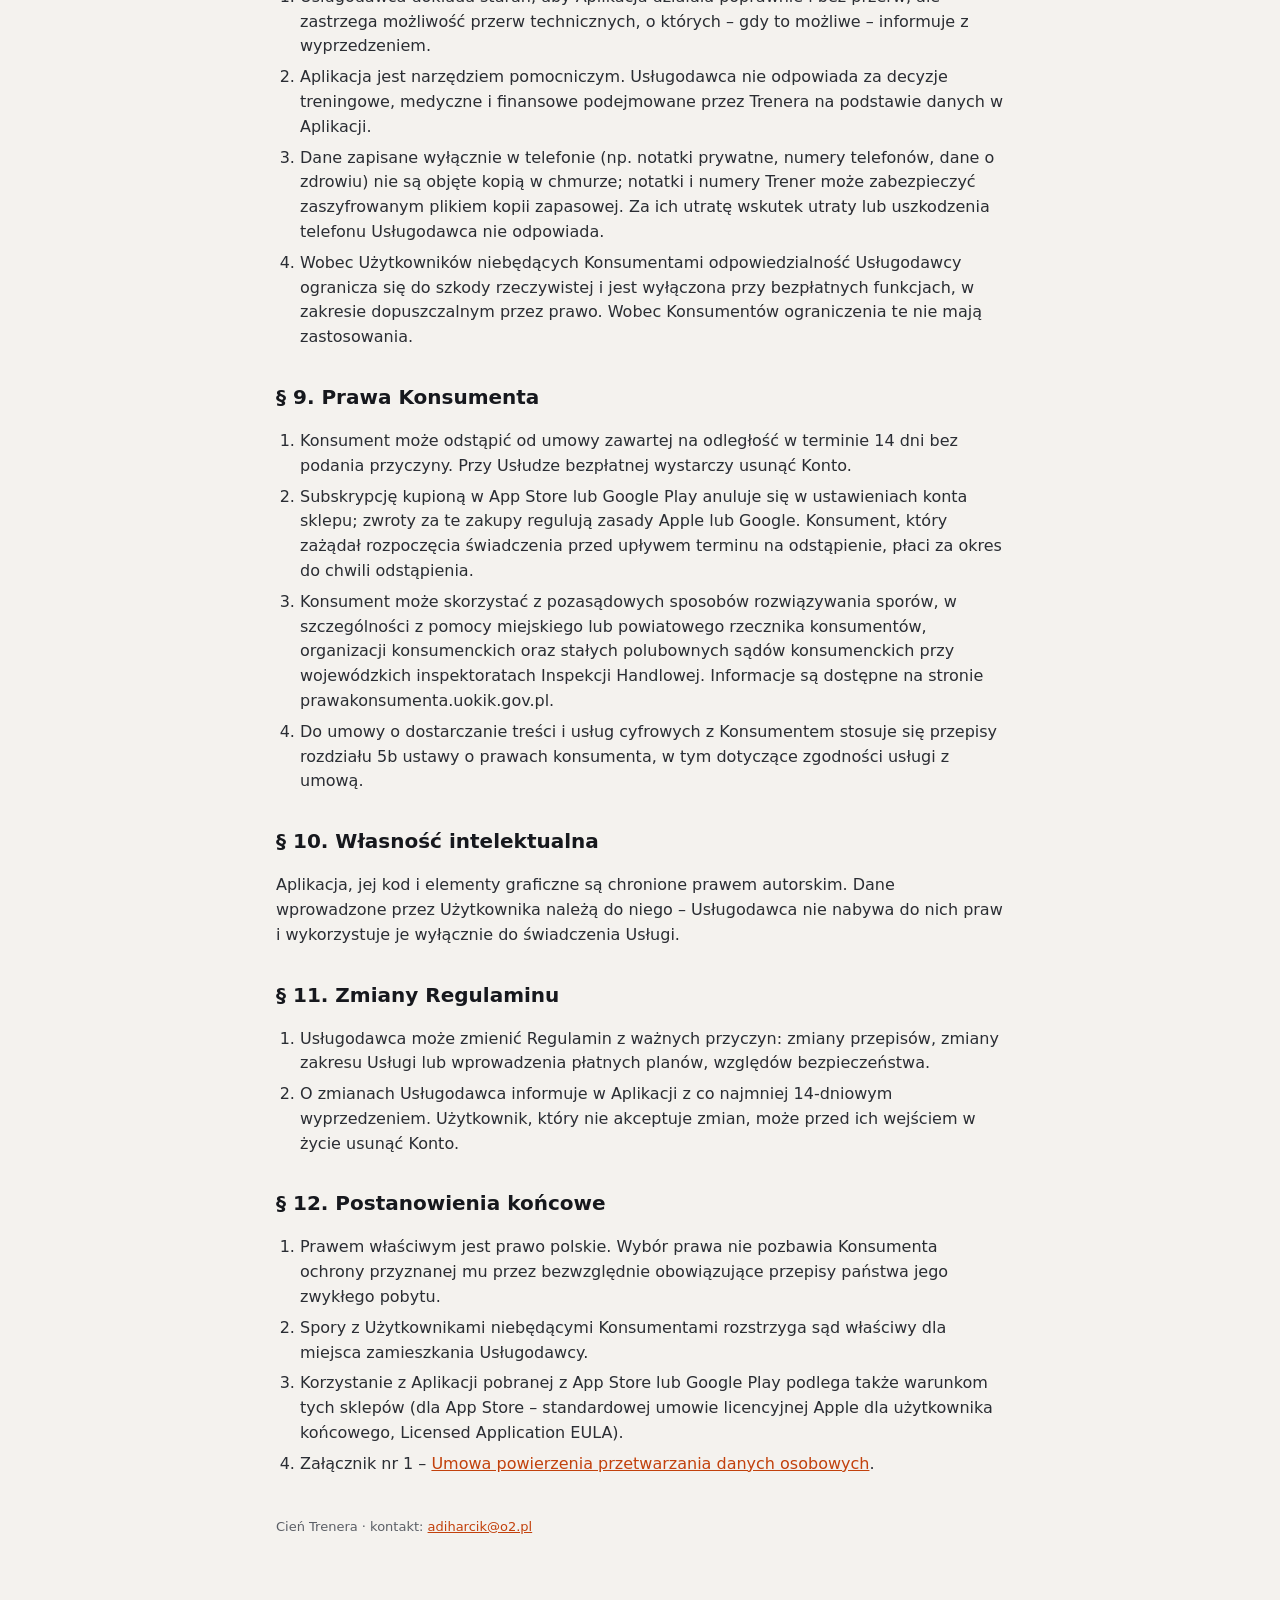
<file: regulamin.html>
<!doctype html>
<html lang="pl">
<head>
<meta charset="utf-8">
<meta name="viewport" content="width=device-width, initial-scale=1, viewport-fit=cover">
<meta name="referrer" content="no-referrer">
<meta name="theme-color" content="#F4F2EE">
<title>Regulamin · Cień Trenera</title>
<style>
  :root { --bg: #F4F2EE; --card: #FFFFFF; --ink: #16181D; --soft: #2A2D33; --muted: #5B5F66; --border: #E2DDD3; --accent: #C2410C; }
  * { box-sizing: border-box; }
  body { margin: 0; background: var(--bg); color: var(--ink); font: 16px/1.55 -apple-system, BlinkMacSystemFont, 'Segoe UI', Roboto, system-ui, sans-serif; }
  main { max-width: 760px; margin: 0 auto; padding: 32px 16px 64px; }
  nav { display: flex; gap: 14px; flex-wrap: wrap; font-size: 14px; font-weight: 600; margin-bottom: 20px; }
  nav a, a { color: var(--accent); }
  nav a[aria-current] { color: var(--ink); text-decoration: none; }
  h1 { font-size: 34px; line-height: 1.1; letter-spacing: -0.5px; margin: 0 0 12px; }
  h2 { font-size: 20px; margin: 32px 0 8px; }
  p, li { color: var(--soft); }
  li { margin: 6px 0; }
  ol, ul { padding-left: 24px; }
  .table { overflow-x: auto; background: var(--card); border: 1px solid var(--border); border-radius: 12px; margin: 12px 0; }
  table { border-collapse: collapse; width: 100%; font-size: 15px; }
  th, td { text-align: left; vertical-align: top; padding: 10px 12px; border-bottom: 1px solid var(--border); }
  th { font-size: 13px; text-transform: uppercase; letter-spacing: .5px; color: var(--muted); background: #FAF9F6; }
  tr:last-child td { border-bottom: 0; }
  footer { margin-top: 40px; font-size: 13px; color: var(--muted); }
  @media (max-width: 560px) {
    h1 { font-size: 28px; }
    table, thead, tbody, tr, td { display: block; }
    thead { display: none; }
    tr { border-bottom: 1px solid var(--border); padding: 6px 0; }
    td { border: 0; padding: 4px 12px; }
    td::before { content: attr(data-label); display: block; font-size: 12px; font-weight: 700; text-transform: uppercase; letter-spacing: .5px; color: var(--muted); }
  }
  @media print { body { background: #fff; } nav { display: none; } .table { border: 0; } }
</style>
</head>
<body>
<main>
<nav>
  <a href="polityka-prywatnosci.html">Polityka prywatności</a>
  <a href="regulamin.html" aria-current="page">Regulamin</a>
  <a href="umowa-powierzenia.html">Umowa powierzenia</a>
</nav>
<h1>Regulamin</h1>
<p>Obowiązuje od 26 października 2026. Regulamin świadczenia usług drogą elektroniczną w rozumieniu art. 8 ustawy z dnia 18 lipca 2002 r. o świadczeniu usług drogą elektroniczną.</p>
<h2 id="s2">§ 1. Definicje</h2>
<ol><li><strong>Usługodawca</strong> – Adrian Hert, ul. Źródło Marii 20, 81-573 Gdynia, e-mail: <a href="mailto:adiharcik@o2.pl.">adiharcik@o2.pl.</a></li><li><strong>Aplikacja</strong> – aplikacja mobilna Cień Trenera na iOS, Android i Apple Watch wraz ze stroną ucznia dostępną z linku, panelem klubu w przeglądarce i kalendarzem .ics.</li><li><strong>Usługa</strong> – funkcje Aplikacji opisane w § 3.</li><li><strong>Użytkownik</strong> – osoba korzystająca z Aplikacji: Trener, Uczeń albo Rodzic.</li><li><strong>Trener</strong> – osoba lub klub prowadzący w Aplikacji zajęcia, grupy i listę uczniów.</li><li><strong>Uczeń</strong> – osoba trenująca u Trenera, z kontem w Aplikacji albo korzystająca z linku od Trenera.</li><li><strong>Rodzic</strong> – rodzic lub opiekun prawny, który prowadzi konto ucznia poniżej 16 lat.</li><li><strong>Konto</strong> – konto Użytkownika w Aplikacji, zakładane przez logowanie Apple, Google albo kodem e-mail.</li><li><strong>Konsument</strong> – Użytkownik będący konsumentem w rozumieniu art. 22¹ Kodeksu cywilnego, a także osoba fizyczna zawierająca umowę bezpośrednio związaną z jej działalnością gospodarczą, gdy umowa ta nie ma dla niej charakteru zawodowego (art. 38a ustawy o prawach konsumenta).</li></ol>
<h2 id="s4">§ 2. Postanowienia ogólne</h2>
<ol><li>Regulamin określa zasady korzystania z Aplikacji, warunki zawarcia i rozwiązania umowy oraz tryb reklamacji.</li><li>Umowa o świadczenie Usługi zostaje zawarta z chwilą pierwszego uruchomienia Aplikacji i akceptacji Regulaminu (wersja bez konta) albo z chwilą założenia Konta. Umowa zawierana jest na czas nieokreślony.</li><li>Panel ucznia jest bezpłatny. Panel trenera jest płatny: a) każde Konto może raz skorzystać z bezpłatnego okresu próbnego trwającego 14 dni, liczonego od pierwszego wejścia do panelu trenera; okres próbny kończy się automatycznie i nie przechodzi w płatną subskrypcję bez zgody Użytkownika; b) po okresie próbnym dostęp wymaga subskrypcji w cenie 29 zł brutto miesięcznie, kupowanej w App Store lub Google Play (do czasu jej udostępnienia – kodu dostępu), albo aktywnego kodu dostępu przekazanego przez Usługodawcę, który przedłuża dostęp o wskazaną w nim liczbę dni; c) Trenerzy i administratorzy klubu korzystają z panelu trenera w ramach dostępu klubu; nowy klub ma 14 dni bezpłatnie, a dalsze warunki Usługodawca uzgadnia z klubem; d) po wygaśnięciu dostępu dane Trenera pozostają w jego telefonie i w kopii w chmurze; Trener może je wyeksportować i zachowuje dostęp do ustawień Konta, w tym do jego usunięcia.</li><li>Zasady przetwarzania danych osobowych opisuje Polityka prywatności. Przetwarzanie danych uczniów w imieniu Trenera reguluje Umowa powierzenia, stanowiąca załącznik nr 1 do Regulaminu.</li></ol>
<h2 id="s6">§ 3. Zakres Usługi</h2>
<p>Aplikacja umożliwia w szczególności:</p>
<ol><li>Trenerowi – prowadzenie grup i grafiku, sprawdzanie obecności, rozliczanie wejść, karnetów i wpłat, raport miesięczny i eksport CSV, plany treningowe i bibliotekę ćwiczeń, ocenę umiejętności i cele uczniów, notatki, timer rund (także na Apple Watch i ekranie blokady), wysyłkę przypomnień z własnego WhatsAppa lub SMS, udostępnianie linku ucznia i kalendarza .ics, zapisywanie wejść na zajęcia otwarte (recepcja, kod QR przy wejściu), prowadzenie klubu z kilkoma trenerami (także w panelu klubu w przeglądarce), kopię danych w chmurze i zaszyfrowany eksport do pliku;</li><li>Uczniowi i Rodzicowi – podgląd zajęć, salda i postępów, odwoływanie zajęć, zapis wejścia kodem QR, przypomnienia o końcu karnetu, nagrywanie treningu na Apple Watch do aplikacji Zdrowie.</li></ol>
<p>Część funkcji działa bez połączenia z internetem. Kopia w chmurze, tryb ucznia, link ucznia i kalendarz wymagają Konta i internetu.</p>
<h2 id="s10">§ 4. Wymagania techniczne</h2>
<ol><li>Urządzenie z systemem iOS w wersji wskazanej w App Store lub Android w wersji wskazanej w Google Play; dla funkcji zegarka – Apple Watch sparowany z iPhonem.</li><li>Dla funkcji chmurowych – dostęp do internetu oraz konto Apple, Google albo adres e-mail.</li><li>Dla strony ucznia – aktualna przeglądarka internetowa z włączonym JavaScriptem.</li></ol>
<h2 id="s12">§ 5. Konto</h2>
<ol><li>Konto zakłada się, logując przez Apple, Google albo kodem przesłanym na e-mail. Usługodawca nie przechowuje haseł.</li><li>Konto ucznia poniżej 16 lat zakłada i prowadzi Rodzic.</li><li>Użytkownik dba o bezpieczeństwo swojego urządzenia i Konta. Aplikację można zabezpieczyć Face ID lub kodem telefonu.</li><li>Użytkownik może w każdej chwili usunąć Konto w Aplikacji (Ustawienia → Usuń konto lub Konto → Usuń konto). Usunięcie Konta jest równoznaczne z wypowiedzeniem umowy ze skutkiem natychmiastowym. Skutki dla danych opisuje Polityka prywatności.</li><li>Usługodawca może wypowiedzieć umowę z 14-dniowym wyprzedzeniem z ważnych przyczyn (np. zakończenie świadczenia Usługi), a ze skutkiem natychmiastowym – w razie rażącego naruszenia Regulaminu, w szczególności wprowadzania treści bezprawnych. Przed wypowiedzeniem Usługodawca umożliwi wyeksportowanie danych, o ile nie sprzeciwia się temu przepis prawa.</li></ol>
<h2 id="s14">§ 6. Obowiązki Użytkownika</h2>
<ol><li>Zakazane jest dostarczanie treści o charakterze bezprawnym, naruszanie praw osób trzecich oraz próby obejścia zabezpieczeń Aplikacji.</li><li>Trener, wprowadzając dane uczniów, jest ich administratorem i zobowiązuje się:<ol type="a"><li>mieć podstawę prawną do ich przetwarzania i poinformować uczniów (lub ich rodziców) o przetwarzaniu,</li><li>wprowadzać tylko dane potrzebne do prowadzenia zajęć (imię może być pseudonimem),</li><li>zapisywać informacje o zdrowiu i kontuzjach wyłącznie po uzyskaniu wyraźnej zgody ucznia albo rodzica (wzór zgody udostępnia Usługodawca) i usuwać je po cofnięciu zgody,</li><li>udostępniać link ucznia wyłącznie temu uczniowi lub jego rodzicowi i unieważnić link w razie jego wycieku.</li></ol></li><li>Przypomnienia WhatsApp i SMS Trener wysyła z własnego telefonu i odpowiada za ich treść oraz za posiadanie zgody na kontakt.</li></ol>
<h2 id="s16">§ 7. Reklamacje</h2>
<ol><li>Reklamacje dotyczące Usługi można składać na adres <a href="mailto:adiharcik@o2.pl">adiharcik@o2.pl</a> albo pisemnie na adres: ul. Źródło Marii 20, 81-573 Gdynia.</li><li>Reklamacja powinna zawierać dane kontaktowe i opis problemu.</li><li>Usługodawca rozpatruje reklamację w terminie 14 dni od jej otrzymania i odpowiada na adres e-mail podany w reklamacji.</li><li>Reklamacje płatności za zakupy w App Store lub Google Play rozpatrują – zgodnie ze swoimi zasadami – Apple lub Google.</li></ol>
<h2 id="s18">§ 8. Odpowiedzialność</h2>
<ol><li>Usługodawca dokłada starań, aby Aplikacja działała poprawnie i bez przerw, ale zastrzega możliwość przerw technicznych, o których – gdy to możliwe – informuje z wyprzedzeniem.</li><li>Aplikacja jest narzędziem pomocniczym. Usługodawca nie odpowiada za decyzje treningowe, medyczne i finansowe podejmowane przez Trenera na podstawie danych w Aplikacji.</li><li>Dane zapisane wyłącznie w telefonie (np. notatki prywatne, numery telefonów, dane o zdrowiu) nie są objęte kopią w chmurze; notatki i numery Trener może zabezpieczyć zaszyfrowanym plikiem kopii zapasowej. Za ich utratę wskutek utraty lub uszkodzenia telefonu Usługodawca nie odpowiada.</li><li>Wobec Użytkowników niebędących Konsumentami odpowiedzialność Usługodawcy ogranicza się do szkody rzeczywistej i jest wyłączona przy bezpłatnych funkcjach, w zakresie dopuszczalnym przez prawo. Wobec Konsumentów ograniczenia te nie mają zastosowania.</li></ol>
<h2 id="s20">§ 9. Prawa Konsumenta</h2>
<ol><li>Konsument może odstąpić od umowy zawartej na odległość w terminie 14 dni bez podania przyczyny. Przy Usłudze bezpłatnej wystarczy usunąć Konto.</li><li>Subskrypcję kupioną w App Store lub Google Play anuluje się w ustawieniach konta sklepu; zwroty za te zakupy regulują zasady Apple lub Google. Konsument, który zażądał rozpoczęcia świadczenia przed upływem terminu na odstąpienie, płaci za okres do chwili odstąpienia.</li><li>Konsument może skorzystać z pozasądowych sposobów rozwiązywania sporów, w szczególności z pomocy miejskiego lub powiatowego rzecznika konsumentów, organizacji konsumenckich oraz stałych polubownych sądów konsumenckich przy wojewódzkich inspektoratach Inspekcji Handlowej. Informacje są dostępne na stronie prawakonsumenta.uokik.gov.pl.</li><li>Do umowy o dostarczanie treści i usług cyfrowych z Konsumentem stosuje się przepisy rozdziału 5b ustawy o prawach konsumenta, w tym dotyczące zgodności usługi z umową.</li></ol>
<h2 id="s22">§ 10. Własność intelektualna</h2>
<p>Aplikacja, jej kod i elementy graficzne są chronione prawem autorskim. Dane wprowadzone przez Użytkownika należą do niego – Usługodawca nie nabywa do nich praw i wykorzystuje je wyłącznie do świadczenia Usługi.</p>
<h2 id="s24">§ 11. Zmiany Regulaminu</h2>
<ol><li>Usługodawca może zmienić Regulamin z ważnych przyczyn: zmiany przepisów, zmiany zakresu Usługi lub wprowadzenia płatnych planów, względów bezpieczeństwa.</li><li>O zmianach Usługodawca informuje w Aplikacji z co najmniej 14-dniowym wyprzedzeniem. Użytkownik, który nie akceptuje zmian, może przed ich wejściem w życie usunąć Konto.</li></ol>
<h2 id="s26">§ 12. Postanowienia końcowe</h2>
<ol><li>Prawem właściwym jest prawo polskie. Wybór prawa nie pozbawia Konsumenta ochrony przyznanej mu przez bezwzględnie obowiązujące przepisy państwa jego zwykłego pobytu.</li><li>Spory z Użytkownikami niebędącymi Konsumentami rozstrzyga sąd właściwy dla miejsca zamieszkania Usługodawcy.</li><li>Korzystanie z Aplikacji pobranej z App Store lub Google Play podlega także warunkom tych sklepów (dla App Store – standardowej umowie licencyjnej Apple dla użytkownika końcowego, Licensed Application EULA).</li><li>Załącznik nr 1 – <a href="umowa-powierzenia.html">Umowa powierzenia przetwarzania danych osobowych</a>.</li></ol>
<footer>Cień Trenera · kontakt: <a href="mailto:adiharcik@o2.pl">adiharcik@o2.pl</a></footer>
</main>
</body>
</html>
</file>
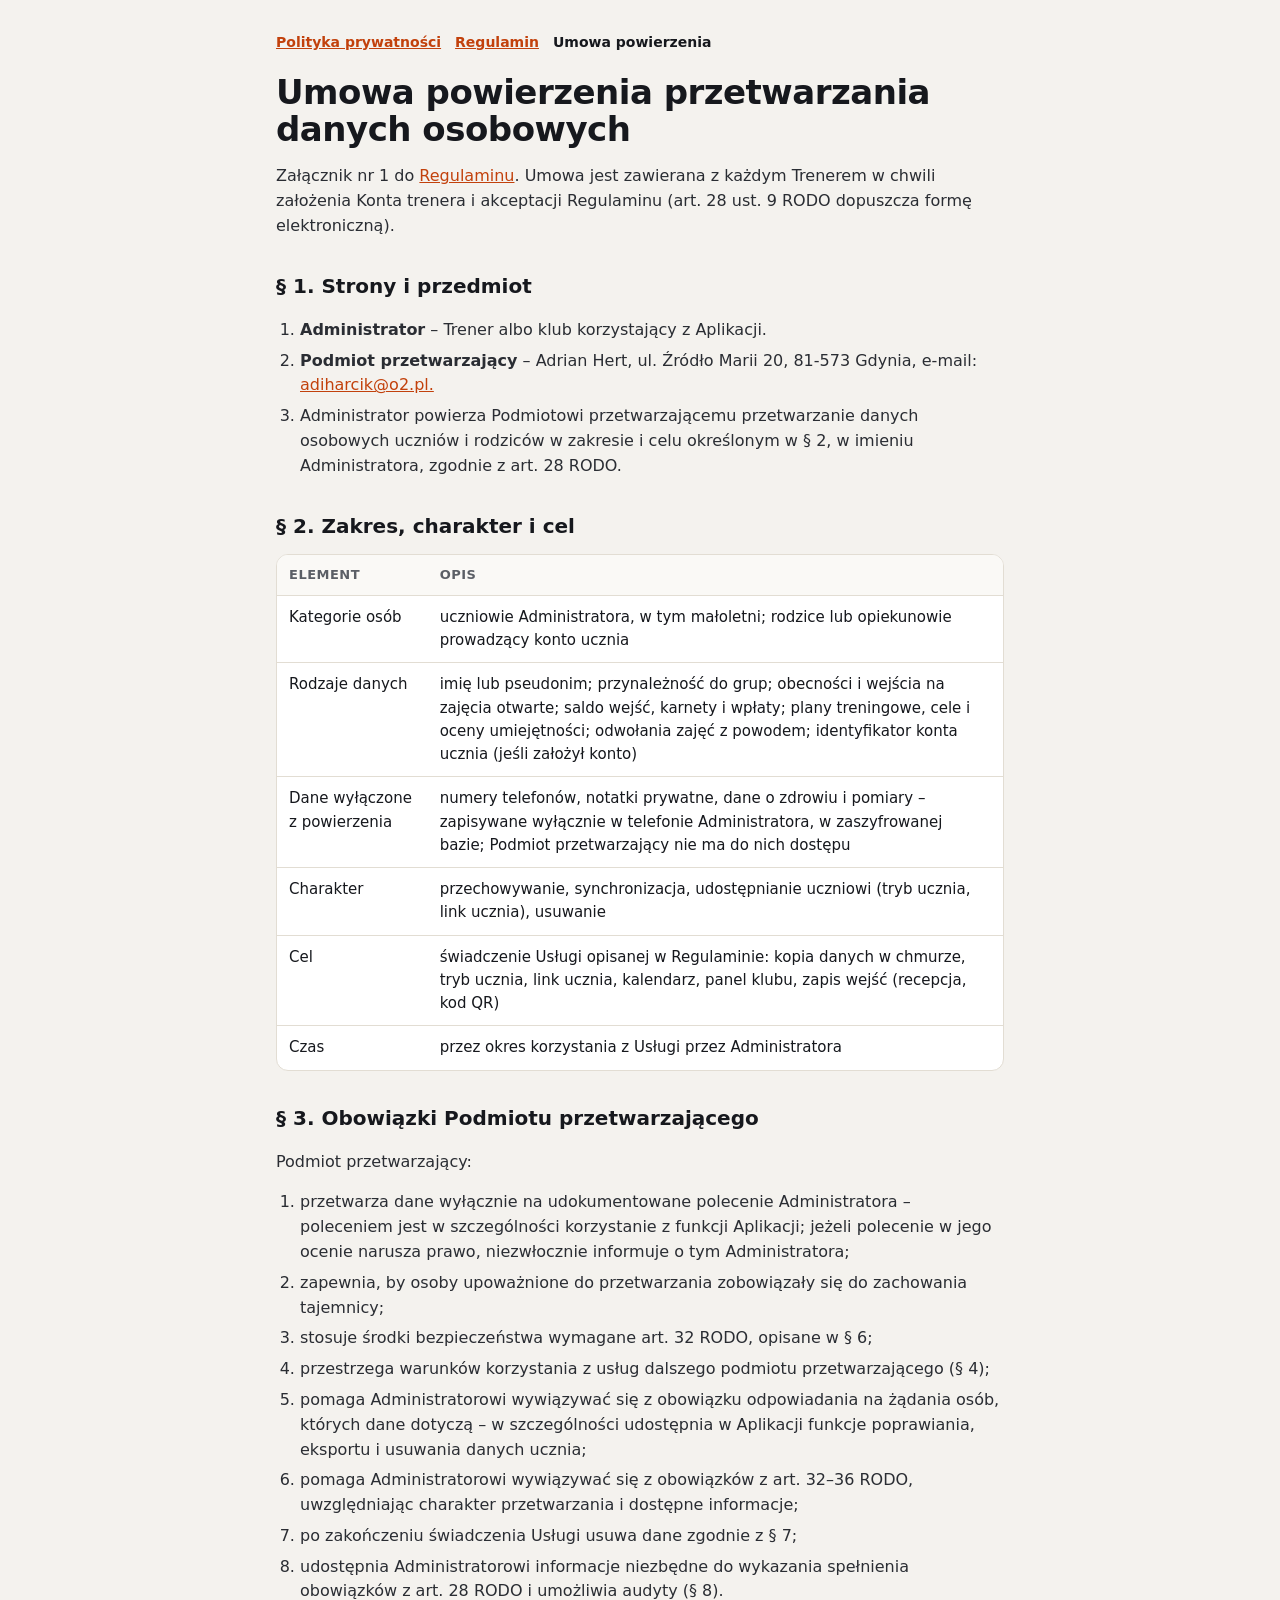
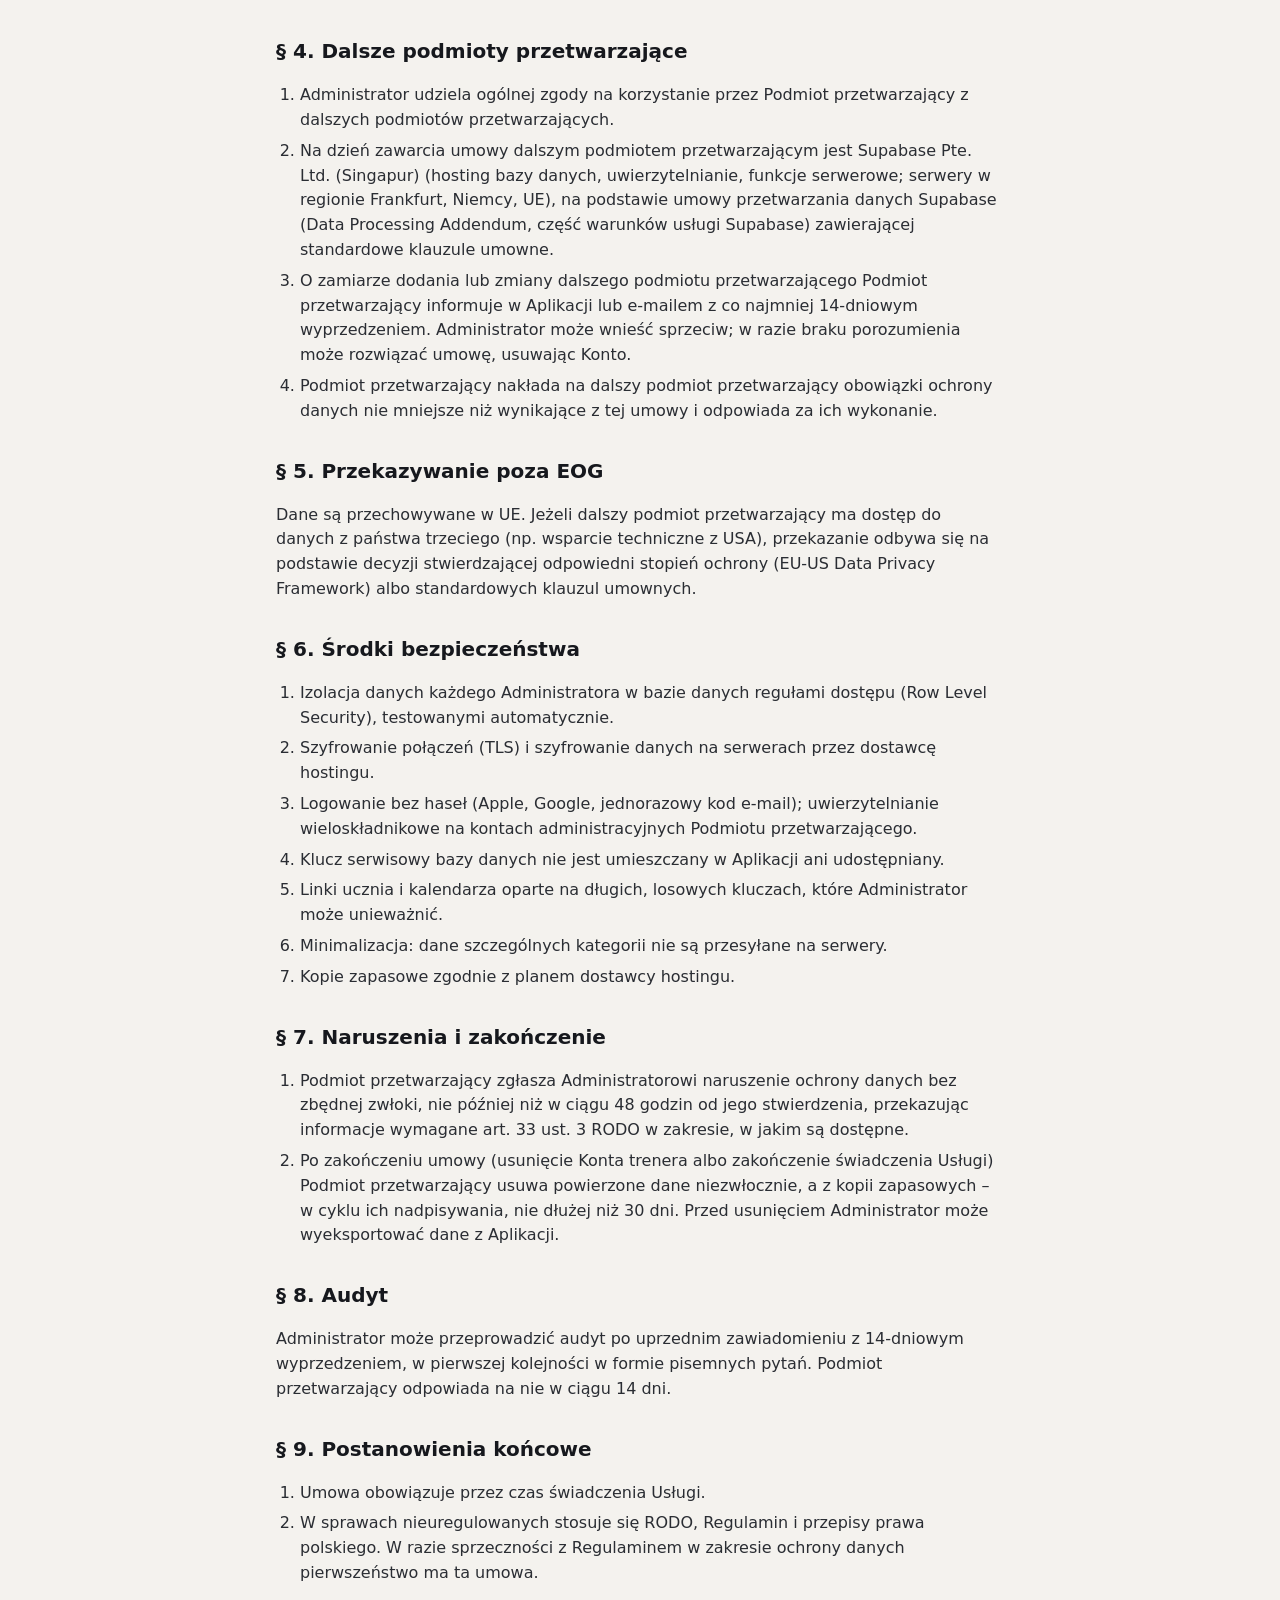
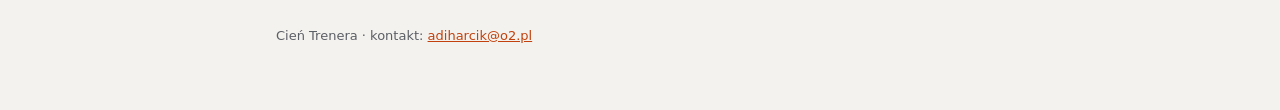
<file: umowa-powierzenia.html>
<!doctype html>
<html lang="pl">
<head>
<meta charset="utf-8">
<meta name="viewport" content="width=device-width, initial-scale=1, viewport-fit=cover">
<meta name="referrer" content="no-referrer">
<meta name="theme-color" content="#F4F2EE">
<title>Umowa powierzenia · Cień Trenera</title>
<style>
  :root { --bg: #F4F2EE; --card: #FFFFFF; --ink: #16181D; --soft: #2A2D33; --muted: #5B5F66; --border: #E2DDD3; --accent: #C2410C; }
  * { box-sizing: border-box; }
  body { margin: 0; background: var(--bg); color: var(--ink); font: 16px/1.55 -apple-system, BlinkMacSystemFont, 'Segoe UI', Roboto, system-ui, sans-serif; }
  main { max-width: 760px; margin: 0 auto; padding: 32px 16px 64px; }
  nav { display: flex; gap: 14px; flex-wrap: wrap; font-size: 14px; font-weight: 600; margin-bottom: 20px; }
  nav a, a { color: var(--accent); }
  nav a[aria-current] { color: var(--ink); text-decoration: none; }
  h1 { font-size: 34px; line-height: 1.1; letter-spacing: -0.5px; margin: 0 0 12px; }
  h2 { font-size: 20px; margin: 32px 0 8px; }
  p, li { color: var(--soft); }
  li { margin: 6px 0; }
  ol, ul { padding-left: 24px; }
  .table { overflow-x: auto; background: var(--card); border: 1px solid var(--border); border-radius: 12px; margin: 12px 0; }
  table { border-collapse: collapse; width: 100%; font-size: 15px; }
  th, td { text-align: left; vertical-align: top; padding: 10px 12px; border-bottom: 1px solid var(--border); }
  th { font-size: 13px; text-transform: uppercase; letter-spacing: .5px; color: var(--muted); background: #FAF9F6; }
  tr:last-child td { border-bottom: 0; }
  footer { margin-top: 40px; font-size: 13px; color: var(--muted); }
  @media (max-width: 560px) {
    h1 { font-size: 28px; }
    table, thead, tbody, tr, td { display: block; }
    thead { display: none; }
    tr { border-bottom: 1px solid var(--border); padding: 6px 0; }
    td { border: 0; padding: 4px 12px; }
    td::before { content: attr(data-label); display: block; font-size: 12px; font-weight: 700; text-transform: uppercase; letter-spacing: .5px; color: var(--muted); }
  }
  @media print { body { background: #fff; } nav { display: none; } .table { border: 0; } }
</style>
</head>
<body>
<main>
<nav>
  <a href="polityka-prywatnosci.html">Polityka prywatności</a>
  <a href="regulamin.html">Regulamin</a>
  <a href="umowa-powierzenia.html" aria-current="page">Umowa powierzenia</a>
</nav>
<h1>Umowa powierzenia przetwarzania danych osobowych</h1>
<p>Załącznik nr 1 do <a href="regulamin.html">Regulaminu</a>. Umowa jest zawierana z każdym Trenerem w chwili założenia Konta trenera i akceptacji Regulaminu (art. 28 ust. 9 RODO dopuszcza formę elektroniczną).</p>
<h2 id="s2">§ 1. Strony i przedmiot</h2>
<ol><li><strong>Administrator</strong> – Trener albo klub korzystający z Aplikacji.</li><li><strong>Podmiot przetwarzający</strong> – Adrian Hert, ul. Źródło Marii 20, 81-573 Gdynia, e-mail: <a href="mailto:adiharcik@o2.pl.">adiharcik@o2.pl.</a></li><li>Administrator powierza Podmiotowi przetwarzającemu przetwarzanie danych osobowych uczniów i rodziców w zakresie i celu określonym w § 2, w imieniu Administratora, zgodnie z art. 28 RODO.</li></ol>
<h2 id="s4">§ 2. Zakres, charakter i cel</h2>
<div class="table"><table><thead><tr><th>Element</th><th>Opis</th></tr></thead><tbody><tr><td data-label="Element">Kategorie osób</td><td data-label="Opis">uczniowie Administratora, w tym małoletni; rodzice lub opiekunowie prowadzący konto ucznia</td></tr><tr><td data-label="Element">Rodzaje danych</td><td data-label="Opis">imię lub pseudonim; przynależność do grup; obecności i wejścia na zajęcia otwarte; saldo wejść, karnety i wpłaty; plany treningowe, cele i oceny umiejętności; odwołania zajęć z powodem; identyfikator konta ucznia (jeśli założył konto)</td></tr><tr><td data-label="Element">Dane wyłączone z powierzenia</td><td data-label="Opis">numery telefonów, notatki prywatne, dane o zdrowiu i pomiary – zapisywane wyłącznie w telefonie Administratora, w zaszyfrowanej bazie; Podmiot przetwarzający nie ma do nich dostępu</td></tr><tr><td data-label="Element">Charakter</td><td data-label="Opis">przechowywanie, synchronizacja, udostępnianie uczniowi (tryb ucznia, link ucznia), usuwanie</td></tr><tr><td data-label="Element">Cel</td><td data-label="Opis">świadczenie Usługi opisanej w Regulaminie: kopia danych w chmurze, tryb ucznia, link ucznia, kalendarz, panel klubu, zapis wejść (recepcja, kod QR)</td></tr><tr><td data-label="Element">Czas</td><td data-label="Opis">przez okres korzystania z Usługi przez Administratora</td></tr></tbody></table></div>
<h2 id="s6">§ 3. Obowiązki Podmiotu przetwarzającego</h2>
<p>Podmiot przetwarzający:</p>
<ol><li>przetwarza dane wyłącznie na udokumentowane polecenie Administratora – poleceniem jest w szczególności korzystanie z funkcji Aplikacji; jeżeli polecenie w jego ocenie narusza prawo, niezwłocznie informuje o tym Administratora;</li><li>zapewnia, by osoby upoważnione do przetwarzania zobowiązały się do zachowania tajemnicy;</li><li>stosuje środki bezpieczeństwa wymagane art. 32 RODO, opisane w § 6;</li><li>przestrzega warunków korzystania z usług dalszego podmiotu przetwarzającego (§ 4);</li><li>pomaga Administratorowi wywiązywać się z obowiązku odpowiadania na żądania osób, których dane dotyczą – w szczególności udostępnia w Aplikacji funkcje poprawiania, eksportu i usuwania danych ucznia;</li><li>pomaga Administratorowi wywiązywać się z obowiązków z art. 32–36 RODO, uwzględniając charakter przetwarzania i dostępne informacje;</li><li>po zakończeniu świadczenia Usługi usuwa dane zgodnie z § 7;</li><li>udostępnia Administratorowi informacje niezbędne do wykazania spełnienia obowiązków z art. 28 RODO i umożliwia audyty (§ 8).</li></ol>
<h2 id="s9">§ 4. Dalsze podmioty przetwarzające</h2>
<ol><li>Administrator udziela ogólnej zgody na korzystanie przez Podmiot przetwarzający z dalszych podmiotów przetwarzających.</li><li>Na dzień zawarcia umowy dalszym podmiotem przetwarzającym jest Supabase Pte. Ltd. (Singapur) (hosting bazy danych, uwierzytelnianie, funkcje serwerowe; serwery w regionie Frankfurt, Niemcy, UE), na podstawie umowy przetwarzania danych Supabase (Data Processing Addendum, część warunków usługi Supabase) zawierającej standardowe klauzule umowne.</li><li>O zamiarze dodania lub zmiany dalszego podmiotu przetwarzającego Podmiot przetwarzający informuje w Aplikacji lub e-mailem z co najmniej 14-dniowym wyprzedzeniem. Administrator może wnieść sprzeciw; w razie braku porozumienia może rozwiązać umowę, usuwając Konto.</li><li>Podmiot przetwarzający nakłada na dalszy podmiot przetwarzający obowiązki ochrony danych nie mniejsze niż wynikające z tej umowy i odpowiada za ich wykonanie.</li></ol>
<h2 id="s11">§ 5. Przekazywanie poza EOG</h2>
<p>Dane są przechowywane w UE. Jeżeli dalszy podmiot przetwarzający ma dostęp do danych z państwa trzeciego (np. wsparcie techniczne z USA), przekazanie odbywa się na podstawie decyzji stwierdzającej odpowiedni stopień ochrony (EU-US Data Privacy Framework) albo standardowych klauzul umownych.</p>
<h2 id="s13">§ 6. Środki bezpieczeństwa</h2>
<ol><li>Izolacja danych każdego Administratora w bazie danych regułami dostępu (Row Level Security), testowanymi automatycznie.</li><li>Szyfrowanie połączeń (TLS) i szyfrowanie danych na serwerach przez dostawcę hostingu.</li><li>Logowanie bez haseł (Apple, Google, jednorazowy kod e-mail); uwierzytelnianie wieloskładnikowe na kontach administracyjnych Podmiotu przetwarzającego.</li><li>Klucz serwisowy bazy danych nie jest umieszczany w Aplikacji ani udostępniany.</li><li>Linki ucznia i kalendarza oparte na długich, losowych kluczach, które Administrator może unieważnić.</li><li>Minimalizacja: dane szczególnych kategorii nie są przesyłane na serwery.</li><li>Kopie zapasowe zgodnie z planem dostawcy hostingu.</li></ol>
<h2 id="s15">§ 7. Naruszenia i zakończenie</h2>
<ol><li>Podmiot przetwarzający zgłasza Administratorowi naruszenie ochrony danych bez zbędnej zwłoki, nie później niż w ciągu 48 godzin od jego stwierdzenia, przekazując informacje wymagane art. 33 ust. 3 RODO w zakresie, w jakim są dostępne.</li><li>Po zakończeniu umowy (usunięcie Konta trenera albo zakończenie świadczenia Usługi) Podmiot przetwarzający usuwa powierzone dane niezwłocznie, a z kopii zapasowych – w cyklu ich nadpisywania, nie dłużej niż 30 dni. Przed usunięciem Administrator może wyeksportować dane z Aplikacji.</li></ol>
<h2 id="s17">§ 8. Audyt</h2>
<p>Administrator może przeprowadzić audyt po uprzednim zawiadomieniu z 14-dniowym wyprzedzeniem, w pierwszej kolejności w formie pisemnych pytań. Podmiot przetwarzający odpowiada na nie w ciągu 14 dni.</p>
<h2 id="s19">§ 9. Postanowienia końcowe</h2>
<ol><li>Umowa obowiązuje przez czas świadczenia Usługi.</li><li>W sprawach nieuregulowanych stosuje się RODO, Regulamin i przepisy prawa polskiego. W razie sprzeczności z Regulaminem w zakresie ochrony danych pierwszeństwo ma ta umowa.</li></ol>
<footer>Cień Trenera · kontakt: <a href="mailto:adiharcik@o2.pl">adiharcik@o2.pl</a></footer>
</main>
</body>
</html>
</file>
<file: klub/panel.css>
:root {
  --bg: #F4F2EE; --card: #FFFFFF; --ink: #16181D; --soft: #2A2D33; --muted: #5B5F66;
  --border: #E2DDD3; --border-strong: #D5CFC4; --accent: #C2410C; --accent-dark: #9A3412; --accent-soft: #FBE7DC;
  --blue: #1E4F91; --blue-soft: #E3ECF8; --neutral: #EDEAE4; --grid: #EFECE6;
  --font: -apple-system, BlinkMacSystemFont, 'Segoe UI', Roboto, system-ui, sans-serif;
}
* { box-sizing: border-box; }
body { margin: 0; background: var(--bg); color: var(--ink); font: 15px/1.45 var(--font); }
[hidden] { display: none !important; }
header { background: var(--ink); color: #fff; position: sticky; top: 0; z-index: 5; }
.bar { max-width: 1240px; margin: 0 auto; padding: 12px 20px; display: flex; align-items: center; gap: 14px; flex-wrap: wrap; }
.brand { font-weight: 800; font-size: 17px; letter-spacing: -.2px; white-space: nowrap; }
.brand small { color: #F9B48F; font-weight: 700; font-size: 12px; letter-spacing: .8px; margin-left: 8px; }
header select { background: #2A2D33; color: #fff; border-color: #3A3E46; max-width: 180px; }
nav { display: flex; gap: 2px; flex: 1; flex-wrap: wrap; }
nav a { color: #C9CCD2; text-decoration: none; padding: 8px 9px; border-radius: 10px; font-weight: 600; }
nav a.on { background: #2A2D33; color: #fff; }
nav a:focus-visible, button:focus-visible, input:focus-visible, select:focus-visible { outline: 3px solid #F9B48F; outline-offset: 1px; }
.who { color: #C9CCD2; font-size: 13px; display: flex; align-items: center; gap: 10px; }
main { max-width: 1240px; margin: 0 auto; padding: 24px 20px 64px; display: flex; flex-direction: column; gap: 16px; }
h1 { margin: 0; font-size: 28px; letter-spacing: -.4px; }
h2 { margin: 0; font-size: 18px; }
h3 { margin: 0; font-size: 15px; }
.muted { color: var(--muted); }
.small { font-size: 13px; }
.card { background: var(--card); border: 1px solid var(--border); border-radius: 14px; padding: 16px; }
.stack { display: flex; flex-direction: column; gap: 12px; }
.center { max-width: 440px; margin: 8vh auto 0; display: flex; flex-direction: column; gap: 14px; }
.tiles { display: grid; grid-template-columns: repeat(auto-fill, minmax(180px, 1fr)); gap: 12px; }
.tile b { display: block; font-size: 30px; font-weight: 800; letter-spacing: -.5px; font-variant-numeric: tabular-nums; }
.tile span { color: var(--muted); font-size: 13px; font-weight: 600; }
.tile.warn b { color: var(--accent-dark); }
.cols { display: grid; grid-template-columns: 1fr 1fr; gap: 16px; }
.cols.wide { grid-template-columns: 3fr 2fr; }
.toolbar { display: flex; gap: 10px; align-items: center; flex-wrap: wrap; }
input, select, textarea { font: 15px var(--font); min-height: 40px; padding: 0 12px; border-radius: 10px; border: 1px solid var(--border-strong); background: #fff; color: var(--ink); }
textarea { padding: 10px 12px; min-height: 140px; width: 100%; resize: vertical; }
input[type=search] { flex: 1; min-width: 220px; }
input.big { min-height: 52px; font-size: 18px; width: 100%; }
input[type=number] { width: 110px; }
label.f { display: flex; flex-direction: column; gap: 4px; font-size: 13px; font-weight: 600; color: var(--muted); }
label.f input, label.f select { color: var(--ink); font-weight: 400; }
label.chk { display: inline-flex; align-items: center; gap: 6px; font-size: 14px; margin-right: 12px; }
label.chk input { min-height: 0; width: 18px; height: 18px; }
.form { display: grid; grid-template-columns: repeat(auto-fill, minmax(170px, 1fr)); gap: 10px 12px; align-items: end; }
button { font: 600 14px var(--font); min-height: 38px; padding: 0 14px; border-radius: 10px; cursor: pointer; border: 1px solid var(--border-strong); background: #fff; color: var(--ink); white-space: nowrap; }
button:hover { background: var(--neutral); }
button.primary { background: var(--accent); border-color: var(--accent); color: #fff; }
button.primary:hover { background: var(--accent-dark); }
button.dark { background: var(--ink); border-color: var(--ink); color: #fff; }
button.danger { color: var(--accent-dark); border-color: #EBC3AE; }
button.danger:hover { background: var(--accent-soft); }
button.link { border: 0; background: none; padding: 0 4px; min-height: 0; color: var(--accent); text-decoration: underline; }
button:disabled { opacity: .5; cursor: default; }
.tablewrap { overflow-x: auto; padding: 0; }
table { width: 100%; border-collapse: collapse; background: var(--card); }
th, td { text-align: left; padding: 10px 12px; border-bottom: 1px solid var(--border); vertical-align: top; }
td.num, th.num { text-align: right; font-variant-numeric: tabular-nums; white-space: nowrap; }
th { font-size: 12px; text-transform: uppercase; letter-spacing: .6px; color: var(--muted); font-weight: 700; background: #FAF9F6; position: sticky; top: 0; }
tr.click { cursor: pointer; }
tr.click:hover td { background: #FBFAF7; }
tfoot td { font-weight: 700; background: #FAF9F6; }
.badge { display: inline-block; padding: 2px 8px; border-radius: 7px; font-size: 12px; font-weight: 700; background: var(--neutral); margin: 0 4px 2px 0; white-space: nowrap; }
.badge.blue { background: var(--blue-soft); color: var(--blue); }
.badge.accent { background: var(--accent-soft); color: var(--accent-dark); }
.badge.dark { background: var(--ink); color: #fff; }
.note { border-radius: 10px; padding: 10px 12px; font-size: 14px; }
.note.err { background: var(--accent-soft); color: var(--accent-dark); }
.note.ok { background: var(--blue-soft); color: var(--blue); }
.note.info { background: var(--neutral); color: var(--soft); }
.banner { border-radius: 14px; padding: 14px 16px; display: flex; gap: 12px; align-items: flex-start; }
.banner b { font-size: 18px; display: block; }
.banner.ok { background: var(--blue-soft); color: var(--blue); }
.banner.warn { background: var(--accent-soft); color: var(--accent-dark); }
dialog { border: 0; border-radius: 16px; padding: 0; width: min(760px, calc(100vw - 32px)); max-height: calc(100vh - 48px); box-shadow: 0 20px 60px rgba(0,0,0,.25); }
dialog::backdrop { background: rgba(22,24,29,.45); }
.dlg { padding: 20px; display: flex; flex-direction: column; gap: 14px; }
.dlg-head { display: flex; justify-content: space-between; align-items: flex-start; gap: 12px; }
.section { border-top: 1px solid var(--border); padding-top: 14px; display: flex; flex-direction: column; gap: 10px; }
.code { font: 800 32px/1 ui-monospace, SFMono-Regular, Menlo, monospace; letter-spacing: 6px; }
.row { display: flex; gap: 8px; align-items: center; flex-wrap: wrap; }
.spacer { flex: 1; }
.empty { padding: 24px; text-align: center; color: var(--muted); }
.list { display: flex; flex-direction: column; }
.list .item { display: flex; align-items: center; gap: 12px; padding: 10px 4px; border-bottom: 1px solid var(--grid); }
.list .item:last-child { border-bottom: 0; }
.list .item .grow { flex: 1; min-width: 0; }
.list .item .name { font-weight: 700; }
.pick { display: flex; align-items: center; gap: 12px; width: 100%; text-align: left; min-height: 56px; padding: 8px 12px; border-radius: 12px; margin-bottom: 6px; background: #fff; }
.pick .grow { flex: 1; }
.pick .go { background: var(--accent); color: #fff; border-radius: 999px; padding: 6px 14px; font-size: 14px; }
.pick.in { background: #F7FAFE; }
.pick.in .go { background: var(--blue-soft); color: var(--blue); }
/* Wykres słupkowy: jedna seria, cienkie słupki, zaokrąglone u góry, podpowiedź po najechaniu. */
.chart { position: relative; }
.chart svg { display: block; width: 100%; height: 180px; overflow: visible; }
.chart .bar-hit { fill: transparent; cursor: default; }
.chart .bar { fill: var(--accent); }
.chart .bar.dim { fill: #E9B79B; }
.chart .axis { fill: var(--muted); font-size: 11px; }
.chart .gridline { stroke: var(--grid); stroke-width: 1; }
.tip { position: absolute; pointer-events: none; background: var(--ink); color: #fff; font-size: 13px; padding: 6px 9px; border-radius: 8px; white-space: nowrap; transform: translate(-50%, -110%); }
#poster { display: none; }
@media (max-width: 1400px) { #who { display: none; } }
@media (max-width: 860px) {
  .cols, .cols.wide { grid-template-columns: 1fr; }
}
@media (max-width: 640px) {
  header { position: static; }
  nav { order: 3; flex-basis: 100%; overflow-x: auto; flex-wrap: nowrap; }
  .who { margin-left: auto; }
  main { padding: 16px 16px 48px; }
}
@media print {
  body { background: #fff; }
  header, main, dialog { display: none !important; }
  #poster { display: flex !important; flex-direction: column; align-items: center; text-align: center; gap: 18px; padding-top: 8vh; }
  #poster h1 { font-size: 40px; }
  #poster p { font-size: 20px; margin: 0; max-width: 520px; }
  #poster svg { width: 11cm; height: 11cm; }
}
</file>
